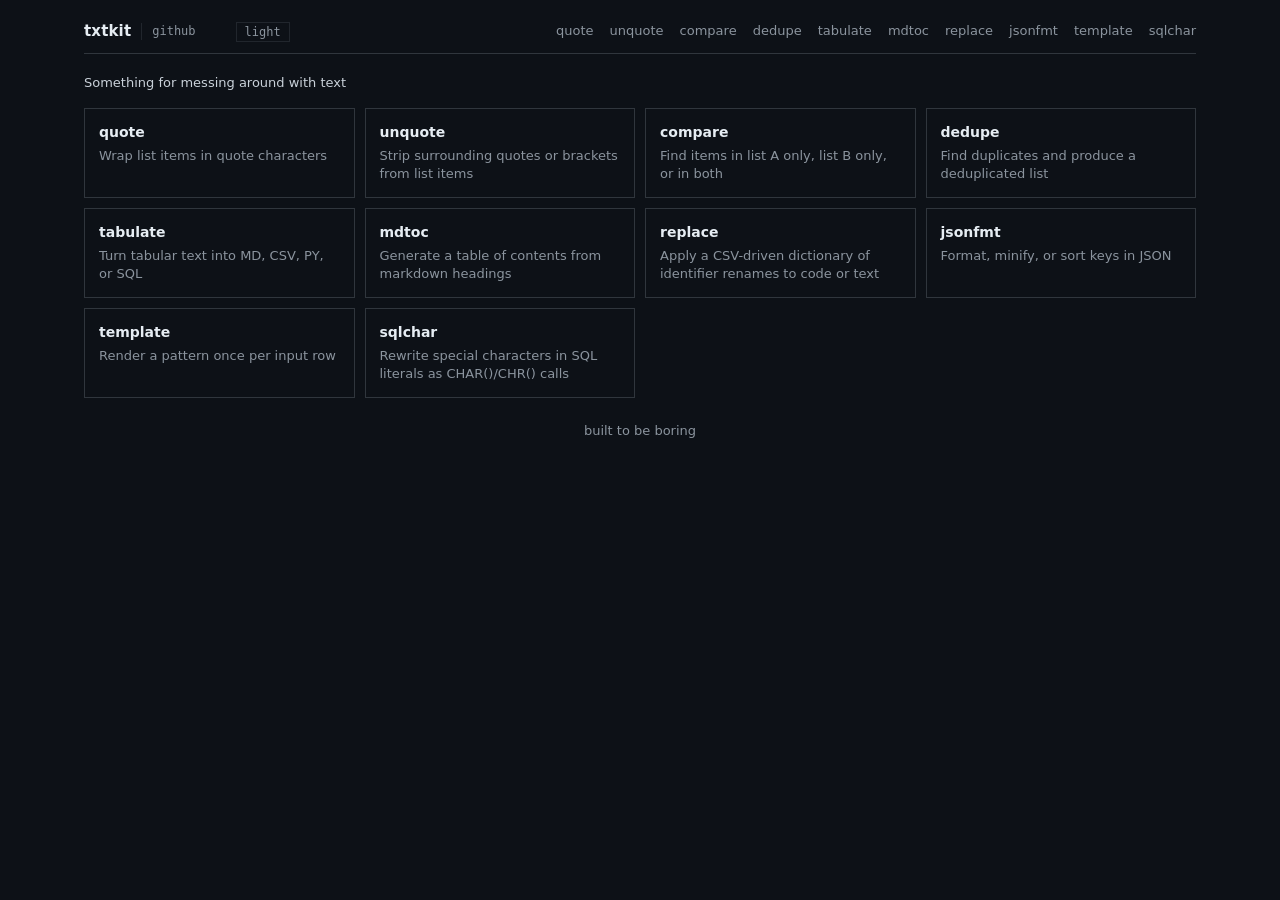
<file: index.html>
<!doctype html>
<html lang="en">
<head>
<meta charset="utf-8" />
<meta name="viewport" content="width=device-width,initial-scale=1" />
<meta http-equiv="Content-Security-Policy" content="default-src 'self'; style-src 'self' 'unsafe-inline'; script-src 'self' 'unsafe-inline'; connect-src 'none'; frame-ancestors 'none'; base-uri 'self'; form-action 'none';">
<title>txtkit</title>
<script>
  try {
    if (localStorage.getItem('txtkit-theme') !== 'light')
      document.documentElement.setAttribute('data-theme','dark');
  } catch(e) {
    document.documentElement.setAttribute('data-theme','dark');
  }
</script>
<link rel="stylesheet" href="style.css">
</head>
<body>
<div class="wrap">

<div id="site-header"></div>

<p class="intro">Something for messing around with text</p>

<div id="tool-cards" class="tool-list"></div>

<p class="foot-note">built to be boring</p>

</div>
<script src="shared_fn.js"></script>
</body>
</html>
</file>
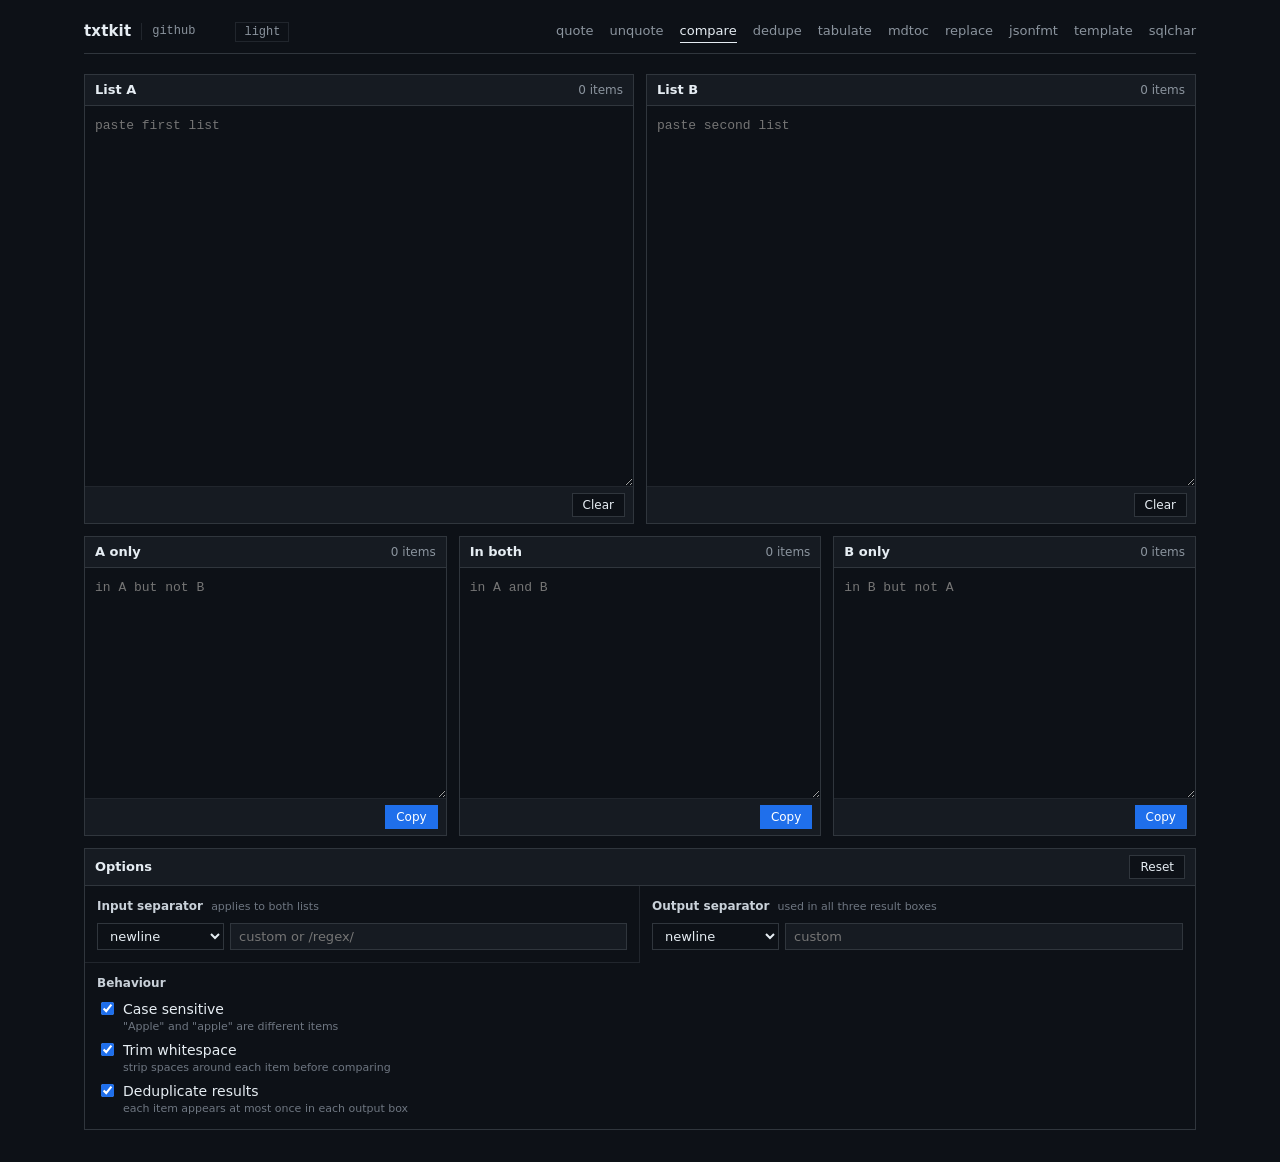
<file: compare.html>
<!doctype html>
<html lang="en">
<head>
<meta charset="utf-8" />
<meta name="viewport" content="width=device-width,initial-scale=1" />
<meta http-equiv="Content-Security-Policy" content="default-src 'self'; style-src 'self' 'unsafe-inline'; script-src 'self' 'unsafe-inline'; connect-src 'none'; frame-ancestors 'none'; base-uri 'self'; form-action 'none';">
<title>compare &mdash; txtkit</title>
<script>
  try {
    if (localStorage.getItem('txtkit-theme') !== 'light')
      document.documentElement.setAttribute('data-theme','dark');
  } catch(e) {
    document.documentElement.setAttribute('data-theme','dark');
  }
</script>
<link rel="stylesheet" href="style.css">
</head>
<body>
<div class="wrap">

<div id="site-header"></div>

<div class="grid">
  <div class="box">
    <div class="box-head"><span class="label">List A</span><span class="count" id="aCount">0 items</span></div>
    <textarea id="inputA" placeholder="paste first list"></textarea>
    <div class="box-foot"><button id="clearA">Clear</button></div>
  </div>
  <div class="box">
    <div class="box-head"><span class="label">List B</span><span class="count" id="bCount">0 items</span></div>
    <textarea id="inputB" placeholder="paste second list"></textarea>
    <div class="box-foot"><button id="clearB">Clear</button></div>
  </div>
</div>

<div class="grid grid-3">
  <div class="box box-sm">
    <div class="box-head"><span class="label">A only</span><span class="count" id="aOnlyCount">0 items</span></div>
    <textarea id="aOnly" readonly placeholder="in A but not B"></textarea>
    <div class="box-foot"><button class="primary" id="copyA">Copy</button></div>
  </div>
  <div class="box box-sm">
    <div class="box-head"><span class="label">In both</span><span class="count" id="bothCount">0 items</span></div>
    <textarea id="both" readonly placeholder="in A and B"></textarea>
    <div class="box-foot"><button class="primary" id="copyBoth">Copy</button></div>
  </div>
  <div class="box box-sm">
    <div class="box-head"><span class="label">B only</span><span class="count" id="bOnlyCount">0 items</span></div>
    <textarea id="bOnly" readonly placeholder="in B but not A"></textarea>
    <div class="box-foot"><button class="primary" id="copyB">Copy</button></div>
  </div>
</div>

<div class="options">
  <div class="opt-head"><span>Options</span><button id="resetBtn">Reset</button></div>
  <div class="opt-grid">

    <div class="opt-cell">
      <span class="opt-label">Input separator <span class="hint">applies to both lists</span></span>
      <div class="sep-row">
        <select id="inSepKind">
          <option value="newline" selected>newline</option>
          <option value="comma">comma</option>
          <option value="comma-space">, (with space)</option>
          <option value="semicolon">semicolon</option>
          <option value="space">whitespace</option>
          <option value="tab">tab</option>
          <option value="pipe">pipe |</option>
          <option value="custom">custom</option>
          <option value="regex" title="complex patterns may freeze the tab">regex</option>
        </select>
        <input type="text" id="inSepCustom" placeholder="custom or /regex/" disabled>
      </div>
    </div>

    <div class="opt-cell">
      <span class="opt-label">Output separator <span class="hint">used in all three result boxes</span></span>
      <div class="sep-row">
        <select id="outSepKind">
          <option value="newline" selected>newline</option>
          <option value="comma">comma</option>
          <option value="comma-space">, (with space)</option>
          <option value="comma-newline">, (new line)</option>
          <option value="semicolon">semicolon</option>
          <option value="space">space</option>
          <option value="tab">tab</option>
          <option value="pipe">pipe |</option>
          <option value="custom">custom</option>
        </select>
        <input type="text" id="outSepCustom" placeholder="custom" disabled>
      </div>
    </div>

    <div class="opt-cell full">
      <span class="opt-label">Behaviour</span>
      <div class="checks">
        <label class="check">
          <input type="checkbox" id="caseSensitive" checked>
          <span>Case sensitive<small>"Apple" and "apple" are different items</small></span>
        </label>
        <label class="check">
          <input type="checkbox" id="trimItems" checked>
          <span>Trim whitespace<small>strip spaces around each item before comparing</small></span>
        </label>
        <label class="check">
          <input type="checkbox" id="dedupe" checked>
          <span>Deduplicate results<small>each item appears at most once in each output box</small></span>
        </label>
      </div>
    </div>

  </div>
</div>

</div>

<script src="shared_fn.js"></script>
<script>
(function(){
  const $ = id => document.getElementById(id);
  const inputA = $('inputA'), inputB = $('inputB');
  const aOnly = $('aOnly'), bOnly = $('bOnly'), both = $('both');
  const inSepKind = $('inSepKind'), inSepCustom = $('inSepCustom');
  const outSepKind = $('outSepKind'), outSepCustom = $('outSepCustom');
  const caseSensitive = $('caseSensitive'), trimItems = $('trimItems'), dedupe = $('dedupe');

  setupCopyButton($('copyA'), aOnly);
  setupCopyButton($('copyB'), bOnly);
  setupCopyButton($('copyBoth'), both);

  // ---- URL hash state (configuration only) ----
  function syncHash() {
    writeHashParams({
      is: inSepKind.value !== 'newline' ? inSepKind.value  : '',
      ic: inSepCustom.value || '',
      os: outSepKind.value !== 'newline' ? outSepKind.value : '',
      oc: outSepCustom.value || '',
      cs: caseSensitive.checked ? '' : '0',
      t:  trimItems.checked     ? '' : '0',
      d:  dedupe.checked        ? '' : '0',
    });
  }
  function loadHash() {
    const p = readHashParams();
    if (p.has('is')) inSepKind.value = p.get('is');
    if (p.has('ic')) inSepCustom.value = p.get('ic');
    if (p.has('os')) outSepKind.value = p.get('os');
    if (p.has('oc')) outSepCustom.value = p.get('oc');
    if (p.get('cs') === '0') caseSensitive.checked = false;
    if (p.get('t')  === '0') trimItems.checked = false;
    if (p.get('d')  === '0') dedupe.checked = false;
    syncSeparatorDisabled(inSepKind, inSepCustom, true);
    syncSeparatorDisabled(outSepKind, outSepCustom, false);
  }
  const debouncedSync   = makeDebounced(syncHash);
  const debouncedUpdate = makeDebounced(update, 150);

  function update(){
    const rawA = splitItems(inputA.value, inSepKind.value, inSepCustom.value);
    const rawB = splitItems(inputB.value, inSepKind.value, inSepCustom.value);

    // trim (if selected) + always drop empty before comparing
    const opts = { trim: trimItems.checked, skipEmpty: true };
    const A = processList(rawA, opts);
    const B = processList(rawB, opts);

    // comparison key
    const key = s => caseSensitive.checked ? s : s.toLowerCase();
    const setA = new Set(A.map(key));
    const setB = new Set(B.map(key));

    let aOnlyArr = A.filter(x => !setB.has(key(x)));
    let bOnlyArr = B.filter(x => !setA.has(key(x)));
    let bothArr  = A.filter(x =>  setB.has(key(x)));

    if (dedupe.checked) {
      const dedup = arr => {
        const seen = new Set();
        return arr.filter(x => {
          const k = key(x);
          if (seen.has(k)) return false;
          seen.add(k); return true;
        });
      };
      aOnlyArr = dedup(aOnlyArr);
      bOnlyArr = dedup(bOnlyArr);
      bothArr  = dedup(bothArr);
    }

    aOnly.value = joinItems(aOnlyArr, outSepKind.value, outSepCustom.value);
    bOnly.value = joinItems(bOnlyArr, outSepKind.value, outSepCustom.value);
    both.value  = joinItems(bothArr,  outSepKind.value, outSepCustom.value);

    $('aCount').textContent = pluralLabel(inputA.value.length ? rawA.length : 0);
    $('bCount').textContent = pluralLabel(inputB.value.length ? rawB.length : 0);
    $('aOnlyCount').textContent = pluralLabel(aOnlyArr.length);
    $('bOnlyCount').textContent = pluralLabel(bOnlyArr.length);
    $('bothCount').textContent  = pluralLabel(bothArr.length);
  }

  ['input','change'].forEach(ev => {
    [inputA, inputB].forEach(el => el.addEventListener(ev, () => { debouncedUpdate(); debouncedSync(); }));
    [inSepCustom, outSepCustom].forEach(el => el.addEventListener(ev, () => { update(); debouncedSync(); }));
    [caseSensitive, trimItems, dedupe, inSepKind, outSepKind].forEach(el => el.addEventListener(ev, () => {
      syncSeparatorDisabled(inSepKind, inSepCustom, true);
      syncSeparatorDisabled(outSepKind, outSepCustom, false);
      update();
      debouncedSync();
    }));
  });

  $('clearA').addEventListener('click', () => { inputA.value = ''; update(); inputA.focus(); });
  $('clearB').addEventListener('click', () => { inputB.value = ''; update(); inputB.focus(); });
  $('resetBtn').addEventListener('click', () => {
    caseSensitive.checked = true; trimItems.checked = true; dedupe.checked = true;
    inSepKind.value = 'newline'; outSepKind.value = 'newline';
    inSepCustom.value = ''; outSepCustom.value = '';
    inSepCustom.disabled = true; outSepCustom.disabled = true;
    update();
    syncHash();
  });

  loadHash();
  update();
})();
</script>
</body>
</html>
</file>
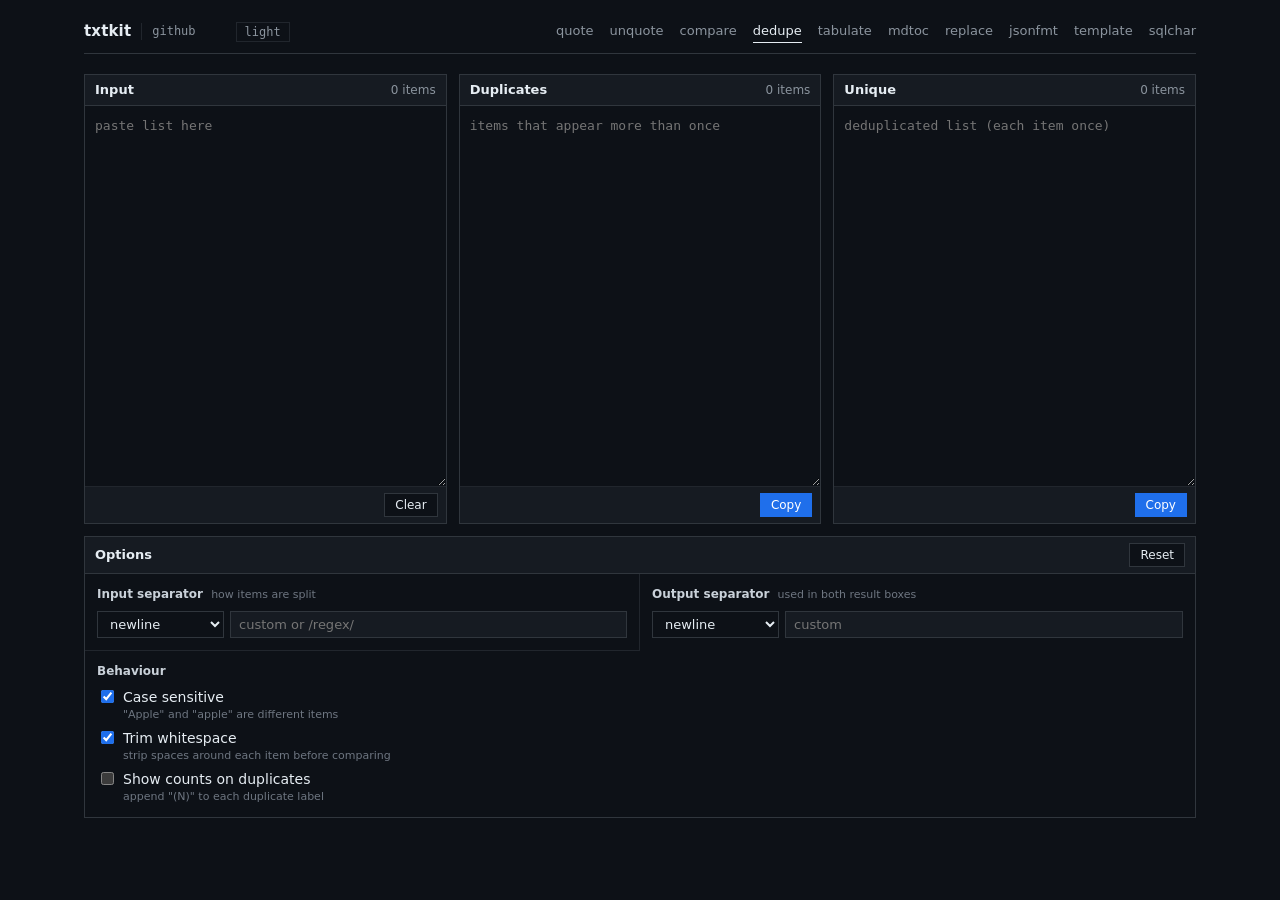
<file: dedupe.html>
<!doctype html>
<html lang="en">
<head>
<meta charset="utf-8" />
<meta name="viewport" content="width=device-width,initial-scale=1" />
<meta http-equiv="Content-Security-Policy" content="default-src 'self'; style-src 'self' 'unsafe-inline'; script-src 'self' 'unsafe-inline'; connect-src 'none'; frame-ancestors 'none'; base-uri 'self'; form-action 'none';">
<title>dedupe &mdash; txtkit</title>
<script>
  try {
    if (localStorage.getItem('txtkit-theme') !== 'light')
      document.documentElement.setAttribute('data-theme','dark');
  } catch(e) {
    document.documentElement.setAttribute('data-theme','dark');
  }
</script>
<link rel="stylesheet" href="style.css">
</head>
<body>
<div class="wrap">

<div id="site-header"></div>

<div class="grid grid-3">
  <div class="box">
    <div class="box-head"><span class="label">Input</span><span class="count" id="inCount">0 items</span></div>
    <textarea id="input" placeholder="paste list here"></textarea>
    <div class="box-foot"><button id="clearIn">Clear</button></div>
  </div>
  <div class="box">
    <div class="box-head"><span class="label">Duplicates</span><span class="count" id="dupCount">0 items</span></div>
    <textarea id="duplicates" readonly placeholder="items that appear more than once"></textarea>
    <div class="box-foot"><button class="primary" id="copyDup">Copy</button></div>
  </div>
  <div class="box">
    <div class="box-head"><span class="label">Unique</span><span class="count" id="uniqCount">0 items</span></div>
    <textarea id="unique" readonly placeholder="deduplicated list (each item once)"></textarea>
    <div class="box-foot"><button class="primary" id="copyUniq">Copy</button></div>
  </div>
</div>

<div class="options">
  <div class="opt-head"><span>Options</span><button id="resetBtn">Reset</button></div>
  <div class="opt-grid">

    <div class="opt-cell">
      <span class="opt-label">Input separator <span class="hint">how items are split</span></span>
      <div class="sep-row">
        <select id="inSepKind">
          <option value="newline" selected>newline</option>
          <option value="comma">comma</option>
          <option value="comma-space">, (with space)</option>
          <option value="semicolon">semicolon</option>
          <option value="space">whitespace</option>
          <option value="tab">tab</option>
          <option value="pipe">pipe |</option>
          <option value="custom">custom</option>
          <option value="regex" title="complex patterns may freeze the tab">regex</option>
        </select>
        <input type="text" id="inSepCustom" placeholder="custom or /regex/" disabled>
      </div>
    </div>

    <div class="opt-cell">
      <span class="opt-label">Output separator <span class="hint">used in both result boxes</span></span>
      <div class="sep-row">
        <select id="outSepKind">
          <option value="newline" selected>newline</option>
          <option value="comma">comma</option>
          <option value="comma-space">, (with space)</option>
          <option value="comma-newline">, (new line)</option>
          <option value="semicolon">semicolon</option>
          <option value="space">space</option>
          <option value="tab">tab</option>
          <option value="pipe">pipe |</option>
          <option value="custom">custom</option>
        </select>
        <input type="text" id="outSepCustom" placeholder="custom" disabled>
      </div>
    </div>

    <div class="opt-cell full">
      <span class="opt-label">Behaviour</span>
      <div class="checks">
        <label class="check">
          <input type="checkbox" id="caseSensitive" checked>
          <span>Case sensitive<small>"Apple" and "apple" are different items</small></span>
        </label>
        <label class="check">
          <input type="checkbox" id="trimItems" checked>
          <span>Trim whitespace<small>strip spaces around each item before comparing</small></span>
        </label>
        <label class="check">
          <input type="checkbox" id="showCounts">
          <span>Show counts on duplicates<small>append "(N)" to each duplicate label</small></span>
        </label>
      </div>
    </div>

  </div>
</div>

</div>

<script src="shared_fn.js"></script>
<script>
(function(){
  const $ = id => document.getElementById(id);
  const input = $('input'), duplicates = $('duplicates'), unique = $('unique');
  const caseSensitive = $('caseSensitive'), trimItems = $('trimItems'), showCounts = $('showCounts');
  const inSepKind = $('inSepKind'), inSepCustom = $('inSepCustom');
  const outSepKind = $('outSepKind'), outSepCustom = $('outSepCustom');
  const inCount = $('inCount'), dupCount = $('dupCount'), uniqCount = $('uniqCount');

  setupCopyButton($('copyDup'),  duplicates);
  setupCopyButton($('copyUniq'), unique);

  // ---- URL hash state config ----
  function syncHash() {
    writeHashParams({
      is: inSepKind.value !== 'newline'  ? inSepKind.value  : '',
      ic: inSepCustom.value || '',
      os: outSepKind.value !== 'newline' ? outSepKind.value : '',
      oc: outSepCustom.value || '',
      cs: caseSensitive.checked ? '' : '0',
      t:  trimItems.checked     ? '' : '0',
      sc: showCounts.checked    ? '1' : '',
    });
  }
  function loadHash() {
    const p = readHashParams();
    if (p.has('is')) inSepKind.value  = p.get('is');
    if (p.has('ic')) inSepCustom.value = p.get('ic');
    if (p.has('os')) outSepKind.value = p.get('os');
    if (p.has('oc')) outSepCustom.value = p.get('oc');
    if (p.get('cs') === '0') caseSensitive.checked = false;
    if (p.get('t')  === '0') trimItems.checked = false;
    if (p.get('sc') === '1') showCounts.checked = true;
    syncSeparatorDisabled(inSepKind, inSepCustom, true);
    syncSeparatorDisabled(outSepKind, outSepCustom, false);
  }
  const debouncedSync   = makeDebounced(syncHash);
  const debouncedUpdate = makeDebounced(update, 150);

  function update(){
    const raw = splitItems(input.value, inSepKind.value, inSepCustom.value);
    const items = processList(raw, { trim: trimItems.checked, skipEmpty: true });

    // count occurrences using the chosen comparison key, but preserve original casing
    // for display by keeping the first-seen form of each key
    const key = s => caseSensitive.checked ? s : s.toLowerCase();
    const counts = new Map();   // key -> count
    const display = new Map();  // key -> first-seen display value
    for (const item of items) {
      const k = key(item);
      counts.set(k, (counts.get(k) || 0) + 1);
      if (!display.has(k)) display.set(k, item);
    }

    // unique = each distinct item once, in order of first appearance
    const uniqueList = Array.from(display.values());

    // duplicates = items whose count > 1, in order of first appearance
    const dupList = uniqueList
      .filter(item => counts.get(key(item)) > 1)
      .map(item => showCounts.checked ? item + ' (' + counts.get(key(item)) + ')' : item);

    duplicates.value = joinItems(dupList,    outSepKind.value, outSepCustom.value);
    unique.value     = joinItems(uniqueList, outSepKind.value, outSepCustom.value);

    inCount.textContent   = pluralLabel(input.value.length ? raw.length : 0);
    dupCount.textContent  = pluralLabel(dupList.length);
    uniqCount.textContent = pluralLabel(uniqueList.length);
  }

  ['input','change'].forEach(ev => {
    input.addEventListener(ev, () => { debouncedUpdate(); debouncedSync(); });
    [inSepCustom, outSepCustom].forEach(el => el.addEventListener(ev, () => { update(); debouncedSync(); }));
    [caseSensitive, trimItems, showCounts, inSepKind, outSepKind].forEach(el => el.addEventListener(ev, () => {
      syncSeparatorDisabled(inSepKind, inSepCustom, true);
      syncSeparatorDisabled(outSepKind, outSepCustom, false);
      update();
      debouncedSync();
    }));
  });

  $('clearIn').addEventListener('click', () => { input.value = ''; update(); input.focus(); });
  $('resetBtn').addEventListener('click', () => {
    caseSensitive.checked = true; trimItems.checked = true; showCounts.checked = false;
    inSepKind.value = 'newline'; outSepKind.value = 'newline';
    inSepCustom.value = ''; outSepCustom.value = '';
    inSepCustom.disabled = true; outSepCustom.disabled = true;
    update();
    syncHash();
  });

  loadHash();
  update();
})();
</script>
</body>
</html>
</file>
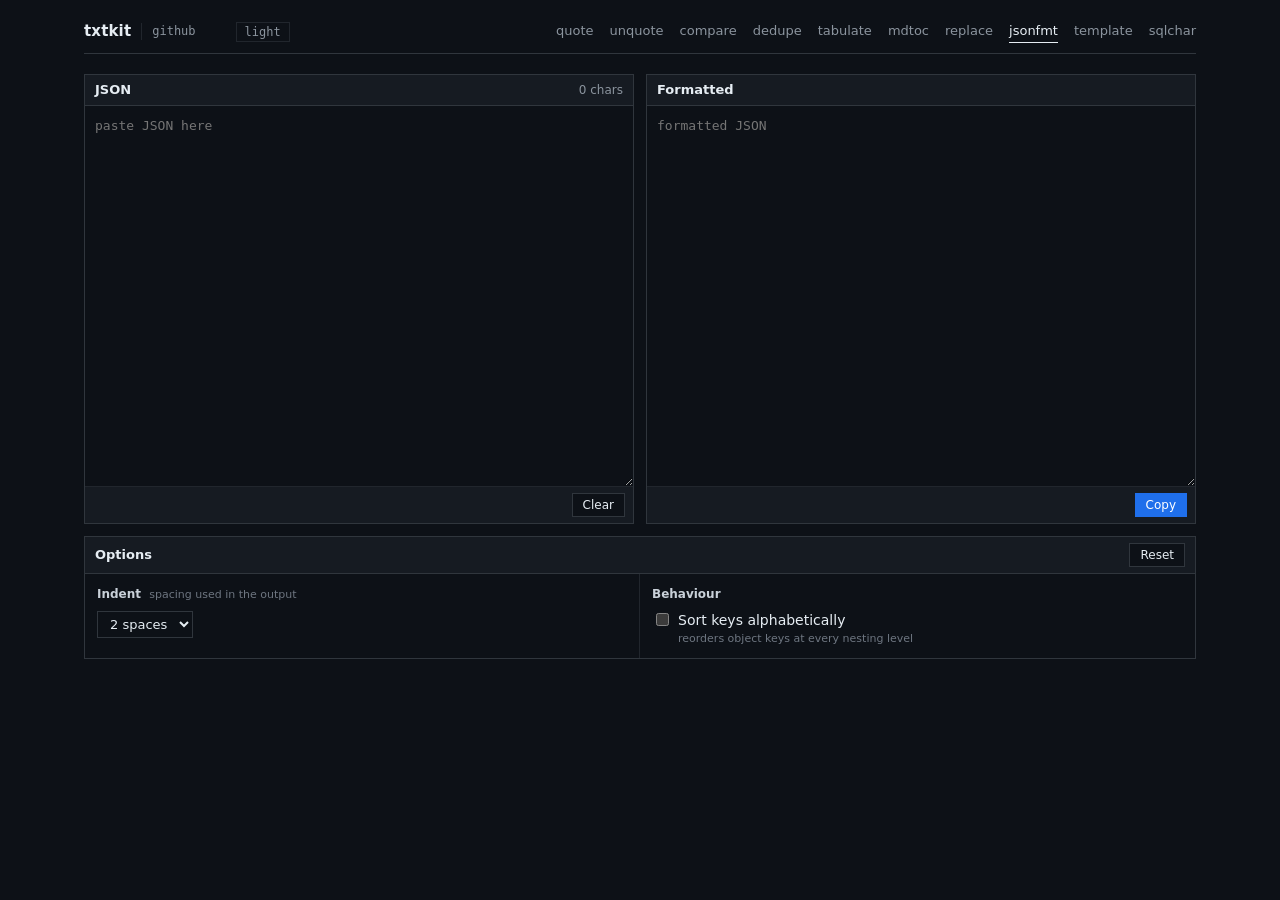
<file: jsonfmt.html>
<!doctype html>
<html lang="en">
<head>
<meta charset="utf-8" />
<meta name="viewport" content="width=device-width,initial-scale=1" />
<meta http-equiv="Content-Security-Policy" content="default-src 'self'; style-src 'self' 'unsafe-inline'; script-src 'self' 'unsafe-inline'; connect-src 'none'; frame-ancestors 'none'; base-uri 'self'; form-action 'none';">
<title>jsonfmt &mdash; txtkit</title>
<script>
  try {
    if (localStorage.getItem('txtkit-theme') !== 'light')
      document.documentElement.setAttribute('data-theme','dark');
  } catch(e) {
    document.documentElement.setAttribute('data-theme','dark');
  }
</script>
<link rel="stylesheet" href="style.css">
</head>
<body>
<div class="wrap">

<div id="site-header"></div>

<div class="grid">
  <div class="box">
    <div class="box-head"><span class="label">JSON</span><span class="count" id="inStatus">0 chars</span></div>
    <textarea id="input" placeholder="paste JSON here"></textarea>
    <div class="box-foot"><button id="clearIn">Clear</button></div>
  </div>
  <div class="box">
    <div class="box-head"><span class="label">Formatted</span><span class="count" id="outStatus"></span></div>
    <textarea id="output" readonly placeholder="formatted JSON"></textarea>
    <div class="box-foot"><button class="primary" id="copyOut">Copy</button></div>
  </div>
</div>

<div class="options">
  <div class="opt-head"><span>Options</span><button id="resetBtn">Reset</button></div>
  <div class="opt-grid">

    <div class="opt-cell">
      <span class="opt-label">Indent <span class="hint">spacing used in the output</span></span>
      <div class="sep-row">
        <select id="indent">
          <option value="2" selected>2 spaces</option>
          <option value="4">4 spaces</option>
          <option value="tab">tab</option>
          <option value="minify">minify</option>
        </select>
      </div>
    </div>

    <div class="opt-cell">
      <span class="opt-label">Behaviour</span>
      <div class="checks">
        <label class="check">
          <input type="checkbox" id="sortKeys">
          <span>Sort keys alphabetically<small>reorders object keys at every nesting level</small></span>
        </label>
      </div>
    </div>

  </div>
</div>

</div>

<script src="shared_fn.js"></script>
<script>
(function(){
  const $ = id => document.getElementById(id);
  const input = $('input'), output = $('output');
  const indent = $('indent'), sortKeys = $('sortKeys');
  const inStatus = $('inStatus'), outStatus = $('outStatus');

  setupCopyButton($('copyOut'), output);

  // ---- URL hash state config ----
  function syncHash() {
    writeHashParams({
      i: indent.value !== '2' ? indent.value : '',
      s: sortKeys.checked ? '1' : '',
    });
  }
  function loadHash() {
    const p = readHashParams();
    if (['2','4','tab','minify'].indexOf(p.get('i')) >= 0) indent.value = p.get('i');
    if (p.get('s') === '1') sortKeys.checked = true;
  }
  const debouncedSync   = makeDebounced(syncHash);
  const debouncedUpdate = makeDebounced(update, 150);

  function parseJson(src) {
    let i = 0;

    function fail(msg, pos) {
      if (pos === undefined) pos = i;
      const upto = src.slice(0, pos);
      const line = upto.split('\n').length;
      const col  = pos - (upto.lastIndexOf('\n') + 1) + 1;
      throw new Error(msg + ' at line ' + line + ', column ' + col);
    }

    function ws() {
      while (i < src.length) {
        const c = src.charCodeAt(i);
        if (c === 0x20 || c === 0x09 || c === 0x0A || c === 0x0D) i++;
        else break;
      }
    }

    function string() {
      const start = i;
      i++;
      for (;;) {
        if (i >= src.length) fail('Unterminated string', start);
        const c = src[i];
        if (c === '"') { i++; return src.slice(start, i); }
        if (c === '\\') {
          i++;
          const e = src[i];
          if (e === undefined) fail('Unterminated string', start);
          if ('"\\/bfnrt'.indexOf(e) >= 0) { i++; continue; }
          if (e === 'u') {
            i++;
            for (let k = 0; k < 4; k++) {
              if (!/[0-9a-fA-F]/.test(src[i] || '')) fail('Invalid \\u escape');
              i++;
            }
            continue;
          }
          fail("Invalid escape '\\" + e + "'");
        }
        if (src.charCodeAt(i) < 0x20) fail('Invalid control character in string');
        i++;
      }
    }

    function digits() {
      const start = i;
      while (src[i] >= '0' && src[i] <= '9') i++;
      if (i === start) fail('Invalid number');
    }

    function number() {
      const start = i;
      if (src[i] === '-') i++;
      if (src[i] === '0') i++;
      else digits();
      if (src[i] === '.') { i++; digits(); }
      if (src[i] === 'e' || src[i] === 'E') {
        i++;
        if (src[i] === '+' || src[i] === '-') i++;
        digits();
      }
      return src.slice(start, i);
    }

    function object() {
      i++;
      const items = [];
      ws();
      if (src[i] === '}') { i++; return { t: 'obj', items: items }; }
      for (;;) {
        ws();
        if (src[i] !== '"') fail(i >= src.length ? 'Unexpected end of input' : 'Expected property name');
        const key = string();
        ws();
        if (src[i] !== ':') fail("Expected ':'");
        i++;
        items.push({ key: key, value: value() });
        ws();
        if (src[i] === ',') { i++; continue; }
        if (src[i] === '}') { i++; return { t: 'obj', items: items }; }
        fail(i >= src.length ? 'Unexpected end of input' : "Expected ',' or '}'");
      }
    }

    function array() {
      i++;
      const items = [];
      ws();
      if (src[i] === ']') { i++; return { t: 'arr', items: items }; }
      for (;;) {
        items.push(value());
        ws();
        if (src[i] === ',') { i++; continue; }
        if (src[i] === ']') { i++; return { t: 'arr', items: items }; }
        fail(i >= src.length ? 'Unexpected end of input' : "Expected ',' or ']'");
      }
    }

    function value() {
      ws();
      if (i >= src.length) fail('Unexpected end of input');
      const c = src[i];
      if (c === '{') return object();
      if (c === '[') return array();
      if (c === '"') return { t: 'lit', raw: string() };
      if (c === '-' || (c >= '0' && c <= '9')) return { t: 'lit', raw: number() };
      if (src.startsWith('true', i))  { i += 4; return { t: 'lit', raw: 'true' }; }
      if (src.startsWith('false', i)) { i += 5; return { t: 'lit', raw: 'false' }; }
      if (src.startsWith('null', i))  { i += 4; return { t: 'lit', raw: 'null' }; }
      fail("Unexpected token '" + c + "'");
    }

    const root = value();
    ws();
    if (i < src.length) fail("Unexpected token '" + src[i] + "'");
    return root;
  }

  function formatJson(node, space, sort) {
    const nl = space ? '\n' : '';
    const sp = space ? ' ' : '';

    function emit(n, depth) {
      if (n.t === 'lit') return n.raw;
      if (!n.items.length) return n.t === 'arr' ? '[]' : '{}';
      const pad    = space ? space.repeat(depth + 1) : '';
      const padEnd = space ? space.repeat(depth) : '';
      let parts;
      if (n.t === 'arr') {
        parts = n.items.map(it => pad + emit(it, depth + 1));
      } else {
        let items = n.items;
        if (sort) {
          items = items.slice().sort((a, b) => {
            const ka = JSON.parse(a.key), kb = JSON.parse(b.key);
            return ka < kb ? -1 : ka > kb ? 1 : 0;
          });
        }
        parts = items.map(it => pad + it.key + ':' + sp + emit(it.value, depth + 1));
      }
      const open = n.t === 'arr' ? '[' : '{';
      const close = n.t === 'arr' ? ']' : '}';
      return open + nl + parts.join(',' + nl) + nl + padEnd + close;
    }

    return emit(node, 0);
  }

  function update(){
    const raw = input.value;
    inStatus.textContent = raw.length + ' chars';
    if (!raw.trim()) {
      output.value = '';
      outStatus.textContent = '';
      return;
    }

    let tree;
    try {
      tree = parseJson(raw);
    } catch (e) {
      output.value = '';
      outStatus.textContent = 'Error: ' + e.message;
      return;
    }

    const space = indent.value === 'minify' ? ''
                : indent.value === 'tab'    ? '\t'
                : ' '.repeat(Number(indent.value));
    output.value = formatJson(tree, space, sortKeys.checked);
    outStatus.textContent = 'Valid';
  }

  ['input','change'].forEach(ev => {
    input.addEventListener(ev, () => { debouncedUpdate(); debouncedSync(); });
    [indent, sortKeys].forEach(el => el.addEventListener(ev, () => {
      update();
      debouncedSync();
    }));
  });

  $('clearIn').addEventListener('click', () => { input.value = ''; update(); input.focus(); });
  $('resetBtn').addEventListener('click', () => {
    indent.value = '2'; sortKeys.checked = false;
    update();
    syncHash();
  });

  loadHash();
  update();
})();
</script>
</body>
</html>
</file>
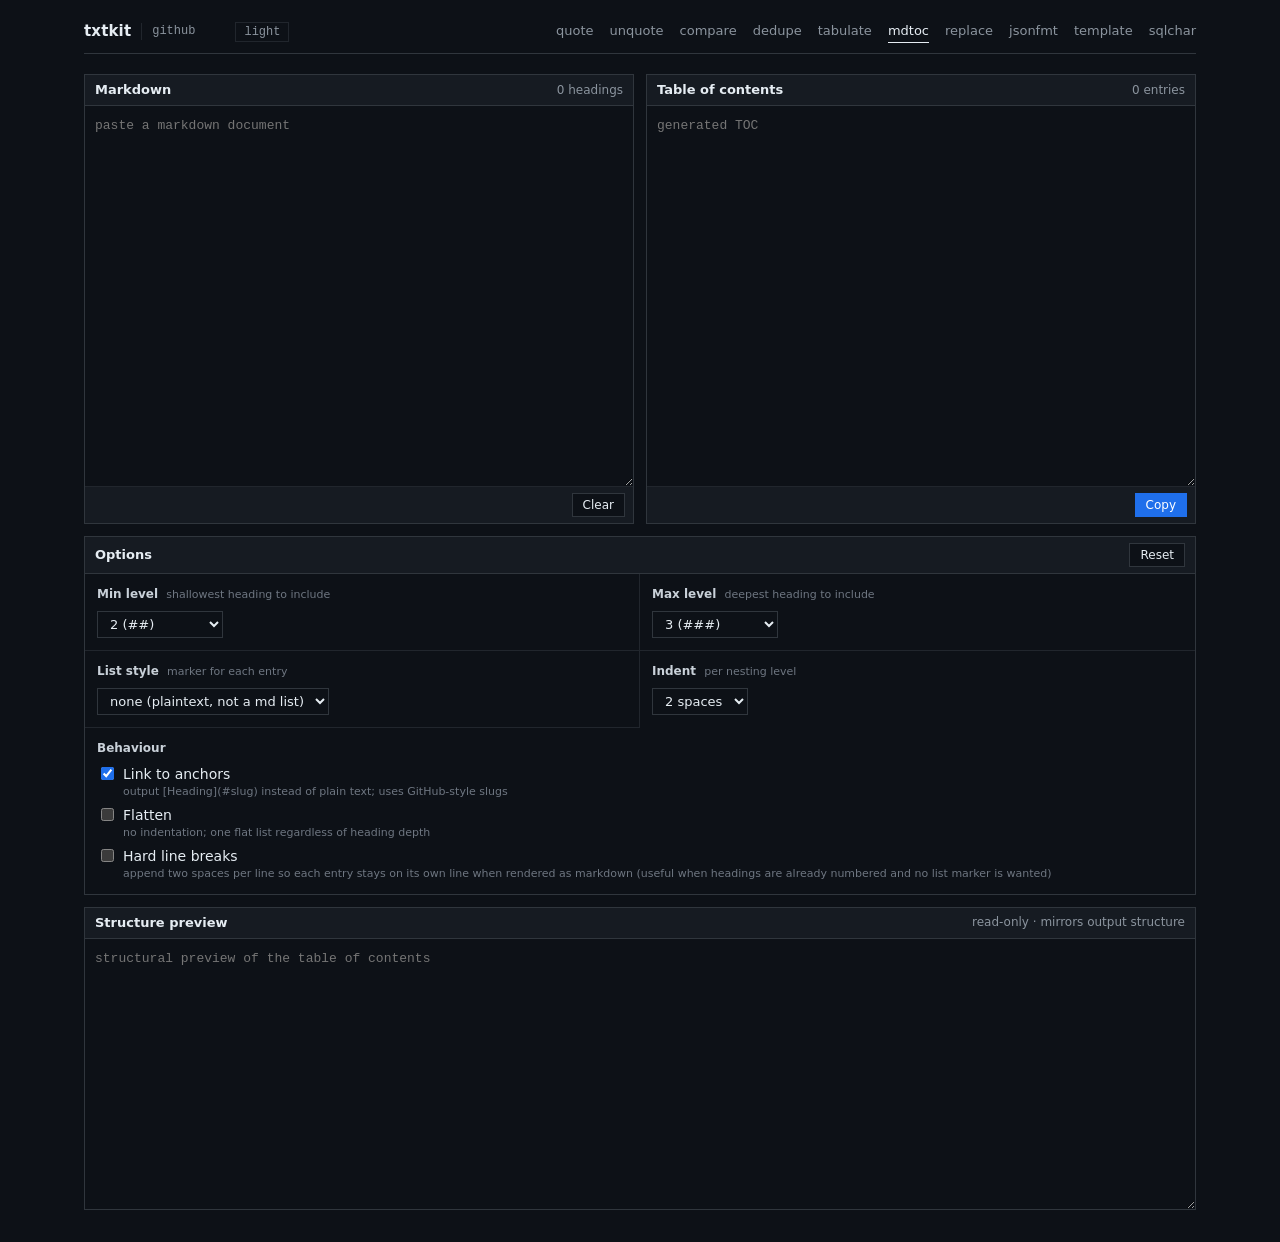
<file: mdtoc.html>
<!doctype html>
<html lang="en">
<head>
<meta charset="utf-8" />
<meta name="viewport" content="width=device-width,initial-scale=1" />
<meta http-equiv="Content-Security-Policy" content="default-src 'self'; style-src 'self' 'unsafe-inline'; script-src 'self' 'unsafe-inline'; connect-src 'none'; frame-ancestors 'none'; base-uri 'self'; form-action 'none';">
<title>mdtoc &mdash; txtkit</title>
<script>
  try {
    if (localStorage.getItem('txtkit-theme') !== 'light')
      document.documentElement.setAttribute('data-theme','dark');
  } catch(e) {
    document.documentElement.setAttribute('data-theme','dark');
  }
</script>
<link rel="stylesheet" href="style.css">
</head>
<body>
<div class="wrap">

<div id="site-header"></div>

<div class="grid">
  <div class="box">
    <div class="box-head"><span class="label">Markdown</span><span class="count" id="inCount">0 headings</span></div>
    <textarea id="input" placeholder="paste a markdown document"></textarea>
    <div class="box-foot"><button id="clearIn">Clear</button></div>
  </div>
  <div class="box">
    <div class="box-head"><span class="label">Table of contents</span><span class="count" id="outCount">0 entries</span></div>
    <textarea id="output" readonly placeholder="generated TOC"></textarea>
    <div class="box-foot"><button class="primary" id="copyOut">Copy</button></div>
  </div>
</div>

<div class="options">
  <div class="opt-head"><span>Options</span><button id="resetBtn">Reset</button></div>
  <div class="opt-grid">

    <div class="opt-cell">
      <span class="opt-label">Min level <span class="hint">shallowest heading to include</span></span>
      <div class="sep-row">
        <select id="minLevel">
          <option value="1">1 (#)</option>
          <option value="2" selected>2 (##)</option>
          <option value="3">3 (###)</option>
          <option value="4">4 (####)</option>
          <option value="5">5 (#####)</option>
          <option value="6">6 (######)</option>
        </select>
      </div>
    </div>

    <div class="opt-cell">
      <span class="opt-label">Max level <span class="hint">deepest heading to include</span></span>
      <div class="sep-row">
        <select id="maxLevel">
          <option value="1">1 (#)</option>
          <option value="2">2 (##)</option>
          <option value="3" selected>3 (###)</option>
          <option value="4">4 (####)</option>
          <option value="5">5 (#####)</option>
          <option value="6">6 (######)</option>
        </select>
      </div>
    </div>

    <div class="opt-cell">
      <span class="opt-label">List style <span class="hint">marker for each entry</span></span>
      <div class="sep-row">
        <select id="listStyle">
          <option value="none" selected>none (plaintext, not a md list)</option>
          <option value="dash">- bullet</option>
          <option value="star">* bullet</option>
          <option value="number">1. numbered</option>
        </select>
      </div>
    </div>

    <div class="opt-cell">
      <span class="opt-label">Indent <span class="hint">per nesting level</span></span>
      <div class="sep-row">
        <select id="indent">
          <option value="2" selected>2 spaces</option>
          <option value="4">4 spaces</option>
          <option value="tab">tab</option>
        </select>
      </div>
    </div>

    <div class="opt-cell full">
      <span class="opt-label">Behaviour</span>
      <div class="checks">
        <label class="check">
          <input type="checkbox" id="linked" checked>
          <span>Link to anchors<small>output [Heading](#slug) instead of plain text; uses GitHub-style slugs</small></span>
        </label>
        <label class="check">
          <input type="checkbox" id="flatten">
          <span>Flatten<small>no indentation; one flat list regardless of heading depth</small></span>
        </label>
        <label class="check">
          <input type="checkbox" id="hardBreak">
          <span>Hard line breaks<small>append two spaces per line so each entry stays on its own line when rendered as markdown (useful when headings are already numbered and no list marker is wanted)</small></span>
        </label>
      </div>
    </div>

  </div>
</div>

<div class="box preview-box">
  <div class="box-head">
    <span class="label">Structure preview</span>
    <span class="count">read-only &middot; mirrors output structure</span>
  </div>
  <textarea id="preview" readonly placeholder="structural preview of the table of contents"></textarea>
</div>

</div>

<script src="shared_fn.js"></script>
<script>
(function(){
  const $ = id => document.getElementById(id);
  const input = $('input'), output = $('output'), preview = $('preview');
  const minLevel = $('minLevel'), maxLevel = $('maxLevel');
  const listStyle = $('listStyle'), indent = $('indent');
  const linked = $('linked'), flatten = $('flatten'), hardBreak = $('hardBreak');
  const inCount = $('inCount'), outCount = $('outCount');

  setupCopyButton($('copyOut'), output);

  // ---------- heading extraction ----------

  function extractHeadings(text) {
    const lines = text.split(/\r?\n/);
    const out = [];
    let fence = null;  // current fence marker char, or null

    for (let i = 0; i < lines.length; i++) {
      const line = lines[i];
      const fm = line.match(/^(\s{0,3})(`{3,}|~{3,})/);
      if (fm) {
        const marker = fm[2][0];
        if (fence === null) { fence = marker; continue; }
        if (fence === marker) { fence = null; continue; }
        continue;
      }
      if (fence !== null) continue;  // inside a code block

      const atx = line.match(/^(\s{0,3})(#{1,6})\s+(.*?)\s*#*\s*$/);
      if (atx) {
        const lvl = atx[2].length;
        const t = atx[3].trim();
        if (t) out.push({ level: lvl, text: t });
        continue;
      }

      const next = lines[i + 1];
      if (next !== undefined && line.trim() &&
          !/^\s{0,3}#{1,6}\s/.test(line)) {
        if (/^\s{0,3}=+\s*$/.test(next)) {
          out.push({ level: 1, text: line.trim() });
          i++; continue;
        }
        if (/^\s{0,3}-+\s*$/.test(next) && line.trim().length) {
          // a line of only dashes after text is an h2 underline,
          // but a single "-" could be a list; require 2+ dashes
          if (/^\s{0,3}-{2,}\s*$/.test(next)) {
            out.push({ level: 2, text: line.trim() });
            i++; continue;
          }
        }
      }
    }
    return out;
  }

//---
  function makeSlugger() {
    const seen = new Map();
    return function slug(text) {
      let s = text.toLowerCase()
        // strip anything that is not a letter, number, space, or hyphen
        .replace(/[^\p{L}\p{N}\s-]/gu, '')
        .replace(/\s+/g, '-')
        .replace(/-+/g, '-')
        .replace(/^-|-$/g, '');
      if (seen.has(s)) {
        const n = seen.get(s) + 1;
        seen.set(s, n);
        return s + '-' + n;
      }
      seen.set(s, 0);
      return s;
    };
  }

  // ---------- ASCII tree prefixes ----------
  function buildTreePrefixes(filtered) {
    const n = filtered.length;
    const depth = new Array(n);
    const stack = [];  
    for (let i = 0; i < n; i++) {
      const lvl = filtered[i].level;
      while (stack.length && stack[stack.length - 1] >= lvl) stack.pop();
      depth[i] = stack.length;
      stack.push(lvl);
    }
   
    function hasLaterSiblingAt(idx, d) {
      for (let j = idx + 1; j < n; j++) {
        if (depth[j] < d) return false;
        if (depth[j] === d) return true;
      }
      return false;
    }
    const prefixes = new Array(n);
    for (let i = 0; i < n; i++) {
      const d = depth[i];
      if (d === 0) { prefixes[i] = ''; continue; }  
      let p = '';
      for (let a = 1; a < d; a++) {
        p += hasLaterSiblingAt(i, a) ? '\u2502  ' : '   ';
      }
      p += hasLaterSiblingAt(i, d) ? '\u251C\u2500 ' : '\u2514\u2500 ';
      prefixes[i] = p;
    }
    return prefixes;
  }

  // ---------- URL hash state ----------
  function syncHash() {
    writeHashParams({
      mn: minLevel.value !== '2' ? minLevel.value : '',
      mx: maxLevel.value !== '3' ? maxLevel.value : '',
      ls: listStyle.value !== 'none' ? listStyle.value : '',
      in: indent.value !== '2' ? indent.value : '',
      lk: linked.checked  ? '' : '0',
      fl: flatten.checked ? '1' : '',
      hb: hardBreak.checked ? '1' : '',
    });
  }
  function loadHash() {
    const p = readHashParams();
    if (p.has('mn')) minLevel.value  = p.get('mn');
    if (p.has('mx')) maxLevel.value  = p.get('mx');
    if (p.has('ls')) listStyle.value = p.get('ls');
    if (p.has('in')) indent.value    = p.get('in');
    if (p.get('lk') === '0') linked.checked = false;
    if (p.get('fl') === '1') flatten.checked = true;
    if (p.get('hb') === '1') hardBreak.checked = true;
  }
  const debouncedSync   = makeDebounced(syncHash);
  const debouncedUpdate = makeDebounced(update, 150);

  // ---------- main pipeline ----------
  function update(){
    const all = extractHeadings(input.value);
    inCount.textContent = all.length + ' heading' + (all.length === 1 ? '' : 's');

    const mn = parseInt(minLevel.value, 10);
    const mx = parseInt(maxLevel.value, 10);
    const filtered = all.filter(h => h.level >= mn && h.level <= mx);

    const slug = makeSlugger();           
    const slugs = new Map();              
    all.forEach(h => { slugs.set(h, slug(h.text)); });

    const indentUnit = indent.value === 'tab' ? '\t'
                     : indent.value === '4'   ? '    '
                     : '  ';

    const lines = filtered.map((h, idx) => {
      const depth = flatten.checked ? 0 : (h.level - mn);
      const pad = indentUnit.repeat(Math.max(0, depth));
      const marker = listStyle.value === 'number' ? '1.'
                   : listStyle.value === 'star'   ? '*'
                   : listStyle.value === 'none'   ? ''
                   : '-';
      const label = linked.checked
        ? '[' + h.text.replace(/]/g, '\\]') + '](#' + slugs.get(h) + ')'
        : h.text;
      return pad + (marker ? marker + ' ' : '') + label;
    });

    const joiner = hardBreak.checked ? '  \n' : '\n';
    output.value = lines.join(joiner);
    outCount.textContent = lines.length + ' entr' + (lines.length === 1 ? 'y' : 'ies');

    // ---- preview: shows how the TOC will render... ---
    
    const names = filtered.map(h => h.text);
    let previewText;
    if (listStyle.value === 'none') {


      previewText = names.join(hardBreak.checked ? '\n' : ' ');
    } else if (flatten.checked) {
      // flattened list
      previewText = names.join('\n');
    } else {
      // nested list
      const tp = buildTreePrefixes(filtered);
      previewText = filtered.map((h, i) => tp[i] + h.text).join('\n');
    }
    preview.value = previewText;
  }

  ['input','change'].forEach(ev => {
    input.addEventListener(ev, () => { debouncedUpdate(); debouncedSync(); });
    [minLevel, maxLevel, listStyle, indent, linked, flatten, hardBreak].forEach(el =>
      el.addEventListener(ev, () => { update(); debouncedSync(); }));
  });

  $('clearIn').addEventListener('click', () => { input.value = ''; update(); input.focus(); });
  $('resetBtn').addEventListener('click', () => {
    minLevel.value = '2'; maxLevel.value = '3';
    listStyle.value = 'none'; indent.value = '2';
    linked.checked = true; flatten.checked = false; hardBreak.checked = false;
    update();
    syncHash();
  });

  loadHash();
  update();
})();
</script>
</body>
</html>
</file>
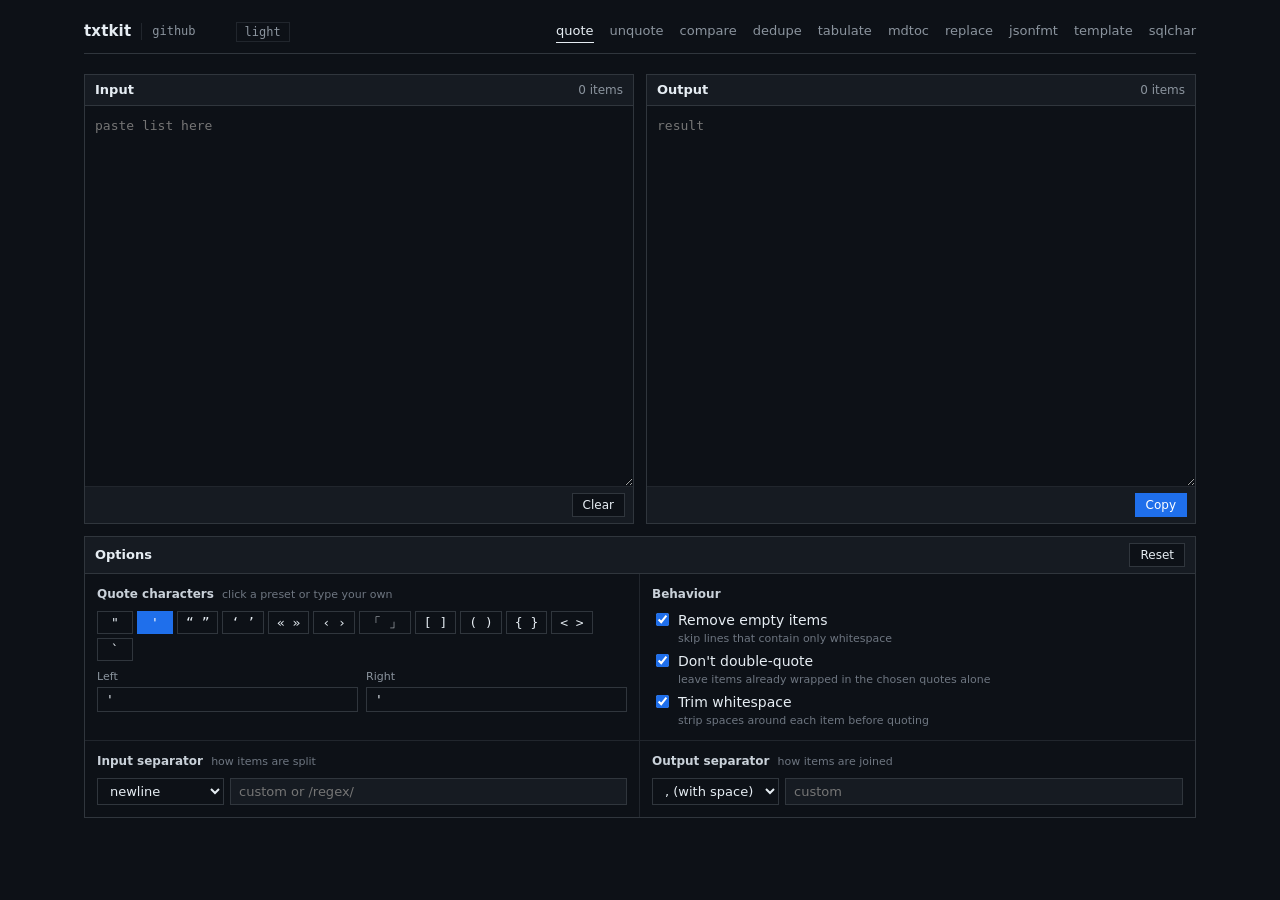
<file: quote.html>
<!doctype html>
<html lang="en">
<head>
<meta charset="utf-8" />
<meta name="viewport" content="width=device-width,initial-scale=1" />
<meta http-equiv="Content-Security-Policy" content="default-src 'self'; style-src 'self' 'unsafe-inline'; script-src 'self' 'unsafe-inline'; connect-src 'none'; frame-ancestors 'none'; base-uri 'self'; form-action 'none';">
<title>quote &mdash; txtkit</title>
<script>
  try {
    if (localStorage.getItem('txtkit-theme') !== 'light')
      document.documentElement.setAttribute('data-theme','dark');
  } catch(e) {
    document.documentElement.setAttribute('data-theme','dark');
  }
</script>
<link rel="stylesheet" href="style.css">
</head>
<body>
<div class="wrap">

<div id="site-header"></div>

<div class="grid">
  <div class="box">
    <div class="box-head"><span class="label">Input</span><span class="count" id="inCount">0 items</span></div>
    <textarea id="input" placeholder="paste list here"></textarea>
    <div class="box-foot"><button id="clearIn">Clear</button></div>
  </div>
  <div class="box">
    <div class="box-head"><span class="label">Output</span><span class="count" id="outCount">0 items</span></div>
    <textarea id="output" readonly placeholder="result"></textarea>
    <div class="box-foot"><button class="primary" id="copyOut">Copy</button></div>
  </div>
</div>

<div class="options">
  <div class="opt-head"><span>Options</span><button id="resetBtn">Reset</button></div>
  <div class="opt-grid">

    <div class="opt-cell">
      <span class="opt-label">Quote characters <span class="hint">click a preset or type your own</span></span>
      <div class="qpresets" id="qpresets"></div>
      <div class="qrow">
        <div><div class="lab">Left</div><input type="text" id="lq" value="'" maxlength="6"></div>
        <div><div class="lab">Right</div><input type="text" id="rq" value="'" maxlength="6"></div>
      </div>
    </div>

    <div class="opt-cell">
      <span class="opt-label">Behaviour</span>
      <div class="checks">
        <label class="check">
          <input type="checkbox" id="skipEmpty" checked>
          <span>Remove empty items<small>skip lines that contain only whitespace</small></span>
        </label>
        <label class="check">
          <input type="checkbox" id="skipQuoted" checked>
          <span>Don't double-quote<small>leave items already wrapped in the chosen quotes alone</small></span>
        </label>
        <label class="check">
          <input type="checkbox" id="trimItems" checked>
          <span>Trim whitespace<small>strip spaces around each item before quoting</small></span>
        </label>
      </div>
    </div>

    <div class="opt-cell">
      <span class="opt-label">Input separator <span class="hint">how items are split</span></span>
      <div class="sep-row">
        <select id="inSepKind">
          <option value="newline" selected>newline</option>
          <option value="comma">comma</option>
          <option value="comma-space">, (with space)</option>
          <option value="semicolon">semicolon</option>
          <option value="space">whitespace</option>
          <option value="tab">tab</option>
          <option value="pipe">pipe |</option>
          <option value="custom">custom</option>
          <option value="regex" title="complex patterns may freeze the tab">regex</option>
        </select>
        <input type="text" id="inSepCustom" placeholder="custom or /regex/" disabled>
      </div>
    </div>

    <div class="opt-cell">
      <span class="opt-label">Output separator <span class="hint">how items are joined</span></span>
      <div class="sep-row">
        <select id="outSepKind">
          <option value="newline">newline</option>
          <option value="comma">comma</option>
          <option value="comma-space" selected>, (with space)</option>
          <option value="comma-newline">, (new line)</option>
          <option value="semicolon">semicolon</option>
          <option value="space">space</option>
          <option value="tab">tab</option>
          <option value="pipe">pipe |</option>
          <option value="custom">custom</option>
        </select>
        <input type="text" id="outSepCustom" placeholder="custom" disabled>
      </div>
    </div>

  </div>
</div>

</div>

<script src="shared_fn.js"></script>
<script>
(function(){
  const $ = id => document.getElementById(id);
  const input = $('input'), output = $('output');
  const lq = $('lq'), rq = $('rq');
  const skipEmpty = $('skipEmpty'), skipQuoted = $('skipQuoted'), trimItems = $('trimItems');
  const inSepKind = $('inSepKind'), inSepCustom = $('inSepCustom');
  const outSepKind = $('outSepKind'), outSepCustom = $('outSepCustom');
  const inCount = $('inCount'), outCount = $('outCount');

  buildQuotePresets($('qpresets'), lq, rq, () => { update(); syncHash(); });
  setupCopyButton($('copyOut'), output);

  // ---- URL hash state config ----
  function syncHash() {
    writeHashParams({
      l:  lq.value !== "'" ? lq.value : '',
      r:  rq.value !== "'" ? rq.value : '',
      is: inSepKind.value !== 'newline'     ? inSepKind.value  : '',
      ic: inSepCustom.value || '',
      os: outSepKind.value !== 'comma-space'? outSepKind.value : '',
      oc: outSepCustom.value || '',
      se: skipEmpty.checked  ? '' : '0',
      sq: skipQuoted.checked ? '' : '0',
      t:  trimItems.checked  ? '' : '0',
    });
  }
  function loadHash() {
    const p = readHashParams();
    if (p.has('l'))  lq.value = p.get('l');
    if (p.has('r'))  rq.value = p.get('r');
    if (p.has('is')) inSepKind.value = p.get('is');
    if (p.has('ic')) inSepCustom.value = p.get('ic');
    if (p.has('os')) outSepKind.value = p.get('os');
    if (p.has('oc')) outSepCustom.value = p.get('oc');
    if (p.get('se') === '0') skipEmpty.checked  = false;
    if (p.get('sq') === '0') skipQuoted.checked = false;
    if (p.get('t')  === '0') trimItems.checked  = false;
    syncSeparatorDisabled(inSepKind, inSepCustom, true);
    syncSeparatorDisabled(outSepKind, outSepCustom, false);
  }
  const debouncedSync   = makeDebounced(syncHash);
  const debouncedUpdate = makeDebounced(update, 150);

  function update(){
    let items = splitItems(input.value, inSepKind.value, inSepCustom.value);
    const rawCount = items.length;

    items = processList(items, { trim: trimItems.checked, skipEmpty: skipEmpty.checked });

    const L = lq.value, R = rq.value;
    const wrapped = items.map(s => {
      if (skipQuoted.checked && L && R &&
          s.startsWith(L) && s.endsWith(R) &&
          s.length >= L.length + R.length) return s;
      return L + s + R;
    });

    output.value = joinItems(wrapped, outSepKind.value, outSepCustom.value);
    inCount.textContent = pluralLabel(input.value.length ? rawCount : 0);
    outCount.textContent = pluralLabel(wrapped.length);
    highlightActivePreset($('qpresets'), L, R);
  }

  ['input','change'].forEach(ev => {
    input.addEventListener(ev, () => { debouncedUpdate(); debouncedSync(); });
    [lq, rq, inSepCustom, outSepCustom].forEach(el => el.addEventListener(ev, () => { update(); debouncedSync(); }));
    [skipEmpty, skipQuoted, trimItems, inSepKind, outSepKind].forEach(el => el.addEventListener(ev, () => {
      syncSeparatorDisabled(inSepKind, inSepCustom, true);
      syncSeparatorDisabled(outSepKind, outSepCustom, false);
      update();
      debouncedSync();
    }));
  });

  $('clearIn').addEventListener('click', () => { input.value = ''; update(); input.focus(); });
  $('resetBtn').addEventListener('click', () => {
    lq.value = "'"; rq.value = "'";
    skipEmpty.checked = true; skipQuoted.checked = true; trimItems.checked = true;
    inSepKind.value = 'newline'; outSepKind.value = 'comma-space';
    inSepCustom.value = ''; outSepCustom.value = '';
    inSepCustom.disabled = true; outSepCustom.disabled = true;
    update();
    syncHash();
  });

  loadHash();
  update();
})();
</script>
</body>
</html>
</file>
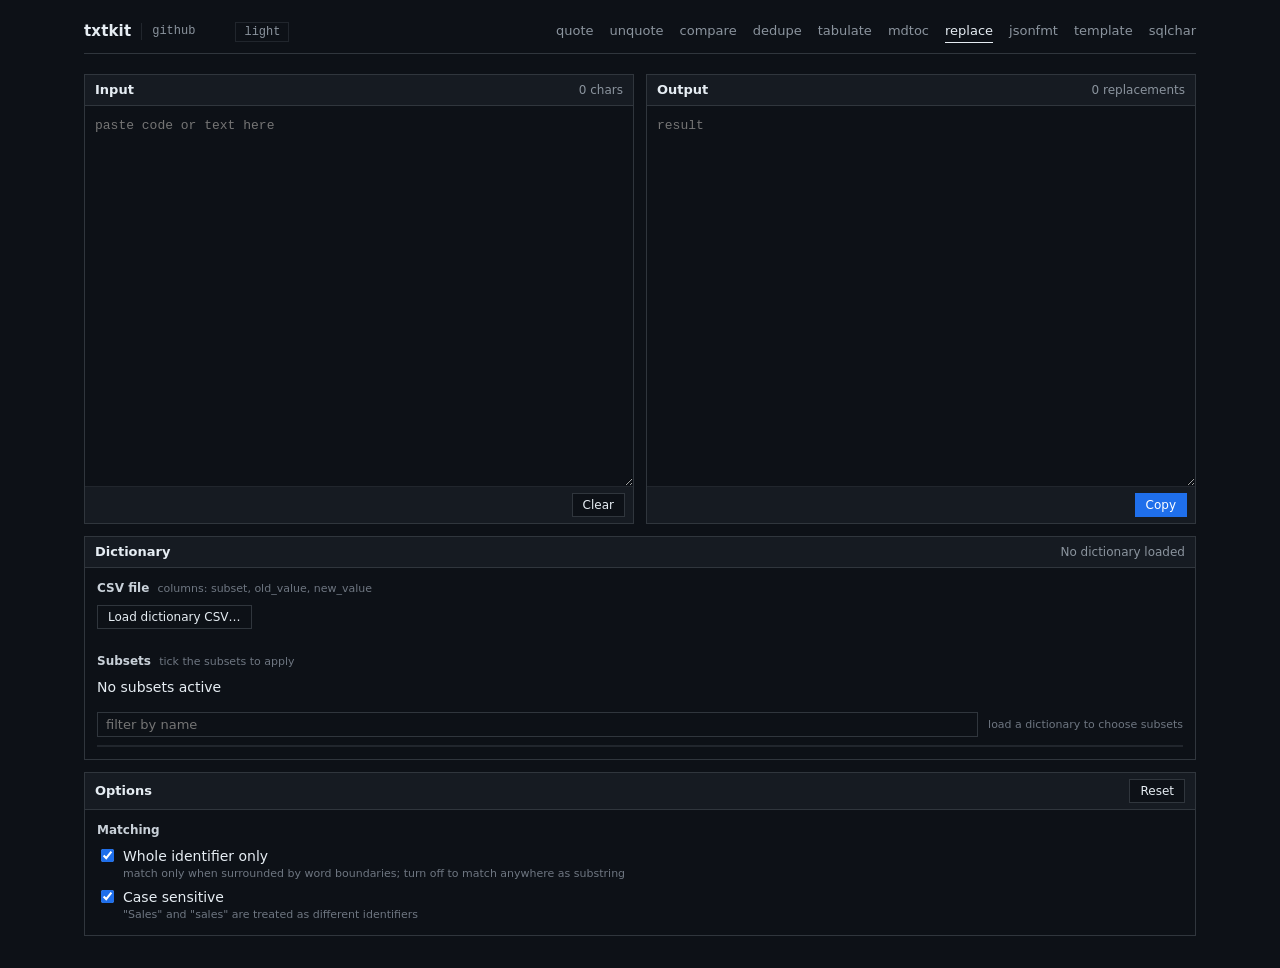
<file: replace.html>
<!doctype html>
<html lang="en">
<head>
<meta charset="utf-8" />
<meta name="viewport" content="width=device-width,initial-scale=1" />
<meta http-equiv="Content-Security-Policy" content="default-src 'self'; style-src 'self' 'unsafe-inline'; script-src 'self' 'unsafe-inline'; connect-src 'none'; frame-ancestors 'none'; base-uri 'self'; form-action 'none';">
<title>replace &mdash; txtkit</title>
<script>
  try {
    if (localStorage.getItem('txtkit-theme') !== 'light')
      document.documentElement.setAttribute('data-theme','dark');
  } catch(e) {
    document.documentElement.setAttribute('data-theme','dark');
  }
</script>
<link rel="stylesheet" href="style.css">
</head>
<body>
<div class="wrap">

<div id="site-header"></div>

<div class="grid">
  <div class="box">
    <div class="box-head"><span class="label">Input</span><span class="count" id="inCount">0 chars</span></div>
    <textarea id="input" placeholder="paste code or text here"></textarea>
    <div class="box-foot"><button id="clearIn">Clear</button></div>
  </div>
  <div class="box">
    <div class="box-head"><span class="label">Output</span><span class="count" id="outCount">0 replacements</span></div>
    <textarea id="output" readonly placeholder="result"></textarea>
    <div class="box-foot"><button class="primary" id="copyOut">Copy</button></div>
  </div>
</div>

<div class="options">
  <div class="opt-head"><span>Dictionary</span><span class="dict-status" id="dictStatus">No dictionary loaded</span></div>
  <div class="opt-grid">

    <div class="opt-cell full">
      <span class="opt-label">CSV file <span class="hint">columns: subset, old_value, new_value</span></span>
      <div class="sep-row">
        <button id="loadBtn" type="button">Load dictionary CSV&hellip;</button>
        <button id="clearDictBtn" type="button" hidden>Clear</button>
        <input type="file" id="fileInput" accept=".csv,text/csv" hidden>
      </div>
    </div>

    <div class="opt-cell full">
      <span class="opt-label">Subsets <span class="hint">tick the subsets to apply</span></span>
      <div class="subset-active" id="subsetActive">
        <span class="hint">No subsets active</span>
      </div>
      <div class="subset-search">
        <input type="text" id="subsetFilter" placeholder="filter by name" autocomplete="off">
        <span class="subset-stats" id="subsetStats">load a dictionary to choose subsets</span>
      </div>
      <div class="subset-list" id="subsetList"></div>
    </div>

  </div>
</div>

<div class="options">
  <div class="opt-head"><span>Options</span><button id="resetBtn">Reset</button></div>
  <div class="opt-grid">

    <div class="opt-cell full">
      <span class="opt-label">Matching</span>
      <div class="checks">
        <label class="check">
          <input type="checkbox" id="wholeIdent" checked>
          <span>Whole identifier only<small>match only when surrounded by word boundaries; turn off to match anywhere as substring</small></span>
        </label>
        <label class="check">
          <input type="checkbox" id="caseSensitive" checked>
          <span>Case sensitive<small>"Sales" and "sales" are treated as different identifiers</small></span>
        </label>
      </div>
    </div>

  </div>
</div>

</div>

<script src="shared_fn.js"></script>
<script>
(function(){
  const $ = id => document.getElementById(id);
  const input = $('input'), output = $('output');
  const inCount = $('inCount'), outCount = $('outCount');
  const loadBtn = $('loadBtn'), clearDictBtn = $('clearDictBtn'), fileInput = $('fileInput');
  const dictStatus = $('dictStatus');
  const subsetActive = $('subsetActive'), subsetList = $('subsetList');
  const subsetFilter = $('subsetFilter'), subsetStats = $('subsetStats');
  const wholeIdent = $('wholeIdent'), caseSensitive = $('caseSensitive');

  const STORAGE_KEY = 'txtkit-replace-dict';

  setupCopyButton($('copyOut'), output);

  // ---------- CSV parsing --RFC-4180 style-- reused pattern from tabulate) ----------
  function parseLine(line, delim) {
    const cells = []; let cur = ''; let inQ = false;
    for (let i = 0; i < line.length; i++) {
      const ch = line[i];
      if (inQ) {
        if (ch === '"') {
          if (line[i+1] === '"') { cur += '"'; i++; }
          else inQ = false;
        } else cur += ch;
      } else if (ch === '"') inQ = true;
      else if (ch === delim) { cells.push(cur); cur = ''; }
      else cur += ch;
    }
    cells.push(cur);
    return cells;
  }

  // The 'subset' column is optional
  const BLANK_SUBSET = '(blank)';

  function parseCsv(text) {
    const lines = text.split(/\r?\n/);
    while (lines.length && lines[lines.length-1] === '') lines.pop();
    if (!lines.length) return { error: 'empty file' };
    const header = parseLine(lines[0], ',').map(s => s.trim().toLowerCase());
    const iSub = header.indexOf('subset');   // may be -1 (column absent)
    const iOld = header.indexOf('old_value');
    const iNew = header.indexOf('new_value');
    if (iOld < 0 || iNew < 0) {
      return { error: 'CSV must have columns: old_value, new_value (subset is optional)' };
    }
    const rows = [];
    for (let r = 1; r < lines.length; r++) {
      const cells = parseLine(lines[r], ',');
      const subRaw = iSub >= 0 ? (cells[iSub] || '').trim() : '';
      const sub = subRaw || BLANK_SUBSET;
      const oldV = (cells[iOld] || '');
      const newV = (cells[iNew] || '');
      if (!oldV) continue;  // a row without an old_value is unusable
      rows.push({ subset: sub, old: oldV, new: newV });
    }
    return { rows };
  }

  // ---------- dictionary state -----
  // dict = { name, rows: [{subset, old, new}] }
  let dict = null;
  let activeSubsets = new Set();   // subset names the user has ticked

  function loadFromStorage() {
    try {
      const raw = localStorage.getItem(STORAGE_KEY);
      if (!raw) return null;
      const parsed = JSON.parse(raw);
      if (parsed && Array.isArray(parsed.rows)) return parsed;
    } catch (e) { /* corrupt or unavailable */ }
    return null;
  }

  function saveToStorage(d) {
    try { localStorage.setItem(STORAGE_KEY, JSON.stringify(d)); return true; }
    catch (e) { return false; }
  }

  function clearStorage() {
    try { localStorage.removeItem(STORAGE_KEY); } catch (e) {}
  }

  // ----- UI rendering -------
  function renderStatus() {
    if (dict) {
      dictStatus.textContent = 'Loaded: ' + dict.name;
      clearDictBtn.hidden = false;
    } else {
      dictStatus.textContent = 'No dictionary loaded';
      clearDictBtn.hidden = true;
    }
  }

  function uniqueSubsets() {
    if (!dict) return [];
    const seen = new Set();
    for (const r of dict.rows) seen.add(r.subset);
    return Array.from(seen).sort((a,b) => a.localeCompare(b));
  }

  //
  function renderActive() {
    subsetActive.innerHTML = '';
    if (!activeSubsets.size) {
      const span = document.createElement('span');
      span.className = 'hint';
      span.textContent = 'No subsets active';
      subsetActive.appendChild(span);
      return;
    }
    for (const s of activeSubsets) {
      const chip = document.createElement('span');
      chip.className = 'active-chip';
      const label = document.createElement('span');
      label.className = 'active-chip-label';
      label.textContent = s;
      label.title = s;
      const x = document.createElement('button');
      x.className = 'active-chip-x';
      x.type = 'button';
      x.textContent = '\u00D7';
      x.title = 'remove ' + s;
      x.addEventListener('click', () => {
        activeSubsets.delete(s);
        renderActive(); renderList();
        update(); syncHash();
      });
      chip.appendChild(label);
      chip.appendChild(x);
      subsetActive.appendChild(chip);
    }
  }

  // Render the search-filtered checkbox list
  function renderList() {
    subsetList.innerHTML = '';
    if (!dict) {
      subsetStats.textContent = 'load a dictionary to choose subsets';
      return;
    }
    const all = uniqueSubsets();
    if (!all.length) {
      subsetStats.textContent = 'dictionary has no subsets';
      return;
    }
    const q = subsetFilter.value.trim().toLowerCase();
    const filtered = q ? all.filter(s => s.toLowerCase().includes(q)) : all;

    subsetStats.textContent = q
      ? all.length + ' subsets, showing ' + filtered.length + ' matching \u201C' + subsetFilter.value.trim() + '\u201D'
      : all.length + ' subset' + (all.length === 1 ? '' : 's');

    // 
    const allRow = document.createElement('label');
    allRow.className = 'subset-row subset-row-all';
    const allCb = document.createElement('input');
    allCb.type = 'checkbox';
    const activeCount = activeSubsets.size;
    if (activeCount === 0)           { allCb.checked = false; allCb.indeterminate = false; }
    else if (activeCount === all.length) { allCb.checked = true;  allCb.indeterminate = false; }
    else                                  { allCb.checked = false; allCb.indeterminate = true;  }
    const allText = document.createElement('span');
    allText.className = 'subset-row-label';
    allText.textContent = '(all)';
    allRow.title = 'tick to select every subset, untick to clear';
    allCb.addEventListener('change', () => {
      // if currently all selected, clear; otherwise select all
      if (activeSubsets.size === all.length) activeSubsets = new Set();
      else activeSubsets = new Set(all);
      renderActive(); renderList();   // refresh both regions to reflect new state
      update(); syncHash();
    });
    allRow.appendChild(allCb);
    allRow.appendChild(allText);
    subsetList.appendChild(allRow);

    for (const s of filtered) {
      const row = document.createElement('label');
      row.className = 'subset-row';
      const cb = document.createElement('input');
      cb.type = 'checkbox';
      cb.checked = activeSubsets.has(s);
      const text = document.createElement('span');
      text.className = 'subset-row-label';
      text.textContent = s;
      const count = dict.rows.filter(r => r.subset === s).length;
      row.title = s + ' (' + count + ' row' + (count === 1 ? '' : 's') + ')';
      cb.addEventListener('change', () => {
        if (cb.checked) activeSubsets.add(s);
        else activeSubsets.delete(s);
        renderActive(); renderList();   // re-render to update
        update(); syncHash();
      });
      row.appendChild(cb);
      row.appendChild(text);
      subsetList.appendChild(row);
    }
  }

  function renderSubsets() {
    renderActive();
    renderList();
  }

  // ---------- replacement engine --------
  function escapeRegex(s) {
    return s.replace(/[.*+?^${}()|[\]\\]/g, '\\$&');
  }

  function applyReplacements(text, rules, options) {
    if (!text || !rules.length) return { text, count: 0 };
    // sort longest old-value first, so e.g. SalesTax wins over Sales
    const sorted = rules.slice().sort((a,b) => b.old.length - a.old.length);
    const flags = 'g' + (options.caseInsensitive ? 'i' : '');
    let count = 0;
    for (const r of sorted) {
      if (!r.old) continue;
      const body = escapeRegex(r.old);
      const pattern = options.wholeIdent ? ('\\b' + body + '\\b') : body;
      let re;
      try { re = new RegExp(pattern, flags); }
      catch (e) { continue; }
      text = text.replace(re, () => { count++; return r.new; });
    }
    return { text, count };
  }

  // ---------- URL hash state ---------
  function syncHash() {
    writeHashParams({
      s:  activeSubsets.size ? Array.from(activeSubsets).join(',') : '',
      w:  wholeIdent.checked   ? '' : '0',
      c:  caseSensitive.checked? '' : '0',
    });
  }
  function loadHash() {
    const p = readHashParams();
    if (p.has('s')) {
      activeSubsets = new Set(p.get('s').split(',').filter(Boolean));
    }
    if (p.get('w') === '0') wholeIdent.checked = false;
    if (p.get('c') === '0') caseSensitive.checked = false;
  }
  const debouncedSync   = makeDebounced(syncHash);
  const debouncedUpdate = makeDebounced(update, 150);

  // ---------- main pipeline ---------
  function update() {
    const text = input.value;
    inCount.textContent = text.length + ' char' + (text.length === 1 ? '' : 's');

    if (!dict || !activeSubsets.size) {
      output.value = text;
      outCount.textContent = '0 replacements';
      return;
    }
    const rules = dict.rows.filter(r => activeSubsets.has(r.subset));
    const opts = {
      wholeIdent:      wholeIdent.checked,
      caseInsensitive: !caseSensitive.checked,
    };
    const { text: out, count } = applyReplacements(text, rules, opts);
    output.value = out;
    outCount.textContent = count + ' replacement' + (count === 1 ? '' : 's');
  }

  // ---------- file loading ---------
  loadBtn.addEventListener('click', () => fileInput.click());

  fileInput.addEventListener('change', (e) => {
    const file = e.target.files && e.target.files[0];
    if (!file) return;
    const reader = new FileReader();
    reader.onload = () => {
      const result = parseCsv(String(reader.result || ''));
      if (result.error) {
        dictStatus.textContent = 'Error: ' + result.error;
        return;
      }
      dict = { name: file.name, rows: result.rows };
      // dropping subsets that no longer exist in the new dictionary
      const valid = new Set(uniqueSubsets());
      activeSubsets = new Set(Array.from(activeSubsets).filter(s => valid.has(s)));
      // if the dictionary has only the (blank) subset, auto-activate it so a column-less CSV works without an extra click
      if (valid.size === 1 && valid.has(BLANK_SUBSET) && !activeSubsets.size) {
        activeSubsets.add(BLANK_SUBSET);
      }
      const ok = saveToStorage(dict);
      renderStatus();
      if (!ok) dictStatus.textContent += ' (session only; too large to save)';
      renderSubsets();
      update(); syncHash();
    };
    reader.onerror = () => { dictStatus.textContent = 'Error: could not read file'; };
    reader.readAsText(file);
    // reset the input
    fileInput.value = '';
  });

  clearDictBtn.addEventListener('click', () => {
    dict = null;
    activeSubsets = new Set();
    clearStorage();
    renderStatus();
    renderSubsets();
    update(); syncHash();
  });

  // ---------- listeners ---------
  ['input','change'].forEach(ev => {
    input.addEventListener(ev, () => { debouncedUpdate(); });
    [wholeIdent, caseSensitive].forEach(el =>
      el.addEventListener(ev, () => { update(); debouncedSync(); }));
  });
  subsetFilter.addEventListener('input', () => { renderList(); });

  $('clearIn').addEventListener('click', () => { input.value = ''; update(); input.focus(); });
  $('resetBtn').addEventListener('click', () => {
    wholeIdent.checked = true; caseSensitive.checked = true;
    activeSubsets = new Set();
    subsetFilter.value = '';
    renderSubsets();
    update(); syncHash();
  });

  // ---------- boot ---------
  dict = loadFromStorage();
  loadHash();
  //
  if (dict) {
    const valid = new Set(uniqueSubsets());
    activeSubsets = new Set(Array.from(activeSubsets).filter(s => valid.has(s)));
    if (valid.size === 1 && valid.has(BLANK_SUBSET) && !activeSubsets.size) {
      activeSubsets.add(BLANK_SUBSET);
    }
  }
  renderStatus();
  renderSubsets();
  update();
})();
</script>
</body>
</html>
</file>
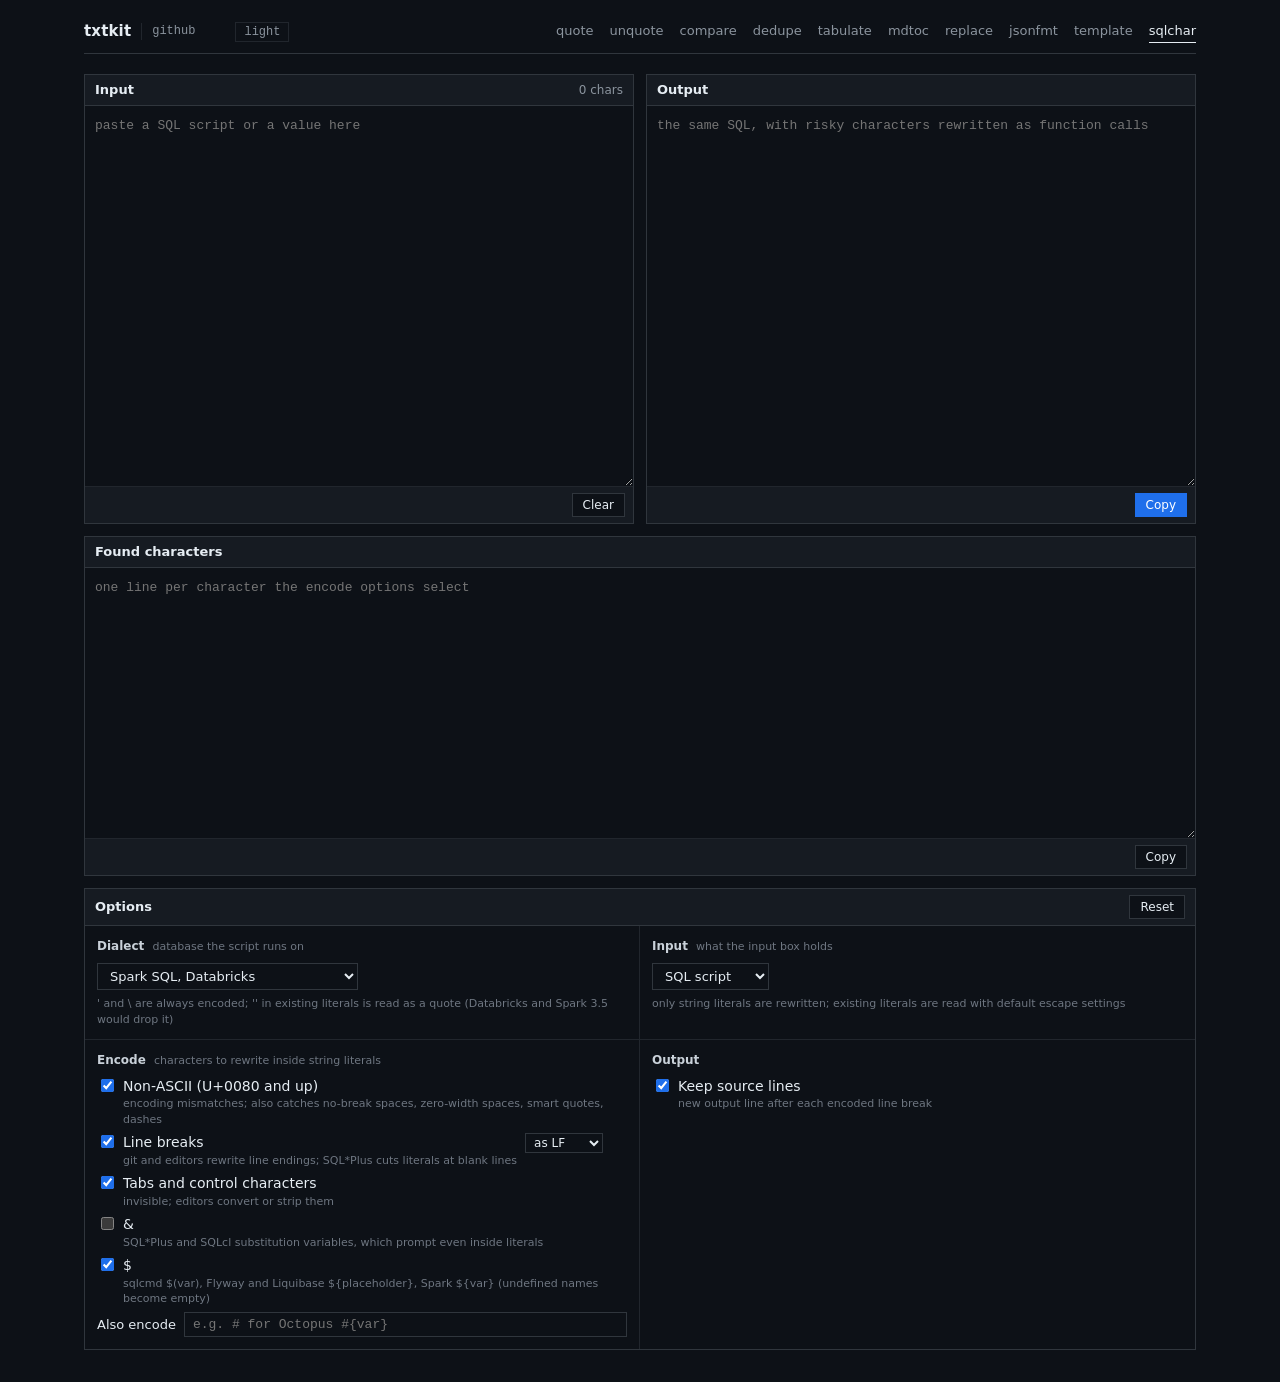
<file: sqlchar.html>
<!doctype html>
<html lang="en">
<head>
<meta charset="utf-8" />
<meta name="viewport" content="width=device-width,initial-scale=1" />
<meta http-equiv="Content-Security-Policy" content="default-src 'self'; style-src 'self' 'unsafe-inline'; script-src 'self' 'unsafe-inline'; connect-src 'none'; frame-ancestors 'none'; base-uri 'self'; form-action 'none';">
<title>sqlchar &mdash; txtkit</title>
<script>
  try {
    if (localStorage.getItem('txtkit-theme') !== 'light')
      document.documentElement.setAttribute('data-theme','dark');
  } catch(e) {
    document.documentElement.setAttribute('data-theme','dark');
  }
</script>
<link rel="stylesheet" href="style.css">
</head>
<body>
<div class="wrap">

<div id="site-header"></div>

<div class="grid">
  <div class="box">
    <div class="box-head"><span class="label">Input</span><span class="count" id="inStatus">0 chars</span></div>
    <textarea id="input" placeholder="paste a SQL script or a value here"></textarea>
    <div class="box-foot"><button id="clearIn">Clear</button></div>
  </div>
  <div class="box">
    <div class="box-head"><span class="label">Output</span><span class="count" id="outStatus"></span></div>
    <div class="hl-wrap">
      <div class="hl-back" id="outBack" aria-hidden="true"></div>
      <textarea id="output" readonly placeholder="the same SQL, with risky characters rewritten as function calls"></textarea>
    </div>
    <div class="box-foot"><button class="primary" id="copyOut">Copy</button></div>
  </div>
</div>

<div class="box preview-box">
  <div class="box-head"><span class="label">Found characters</span><span class="count" id="repStatus"></span></div>
  <textarea id="report" readonly wrap="off" placeholder="one line per character the encode options select"></textarea>
  <div class="box-foot"><button id="copyRep">Copy</button></div>
</div>

<div class="options">
  <div class="opt-head"><span>Options</span><button id="resetBtn">Reset</button></div>
  <div class="opt-grid">

    <div class="opt-cell">
      <span class="opt-label">Dialect <span class="hint">database the script runs on</span></span>
      <div class="sep-row">
        <select id="dialect">
          <option value="spark" selected>Spark SQL, Databricks</option>
          <option value="tsql">SQL Server, Azure SQL, Synapse</option>
          <option value="oracle">Oracle</option>
          <option value="pg">PostgreSQL, DuckDB, Trino, Presto</option>
          <option value="mysql">MySQL, MariaDB</option>
          <option value="sqlite">SQLite</option>
        </select>
      </div>
      <div class="checks"><small class="dialect-note" id="dialectNote"></small></div>
    </div>

    <div class="opt-cell">
      <span class="opt-label">Input <span class="hint">what the input box holds</span></span>
      <div class="sep-row">
        <select id="mode">
          <option value="s" selected>SQL script</option>
          <option value="v">single value</option>
        </select>
      </div>
      <div class="checks"><small class="dialect-note" id="modeNote"></small></div>
    </div>

    <div class="opt-cell">
      <span class="opt-label">Encode <span class="hint">characters to rewrite inside string literals</span></span>
      <div class="checks">
        <label class="check">
          <input type="checkbox" id="tNonAscii" checked>
          <span>Non-ASCII (U+0080 and up)<small>encoding mismatches; also catches no-break spaces, zero-width spaces, smart quotes, dashes</small></span>
        </label>
        <div class="check-row">
          <label class="check">
            <input type="checkbox" id="tLines" checked>
            <span>Line breaks<small>git and editors rewrite line endings; SQL*Plus cuts literals at blank lines</small></span>
          </label>
          <select id="eol" title="line ending to store for each line break">
            <option value="lf" selected>as LF</option>
            <option value="crlf">as CRLF</option>
          </select>
        </div>
        <label class="check">
          <input type="checkbox" id="tCtrl" checked>
          <span>Tabs and control characters<small>invisible; editors convert or strip them</small></span>
        </label>
        <label class="check">
          <input type="checkbox" id="tAmp">
          <span>&amp;<small>SQL*Plus and SQLcl substitution variables, which prompt even inside literals</small></span>
        </label>
        <label class="check">
          <input type="checkbox" id="tDollar" checked>
          <span>$<small>sqlcmd $(var), Flyway and Liquibase ${placeholder}, Spark ${var} (undefined names become empty)</small></span>
        </label>
        <div class="check-row">
          <span class="also-label">Also encode</span>
          <input type="text" id="also" placeholder="e.g. # for Octopus #{var}">
        </div>
      </div>
    </div>

    <div class="opt-cell">
      <span class="opt-label">Output</span>
      <div class="checks">
        <label class="check">
          <input type="checkbox" id="keepLines" checked>
          <span>Keep source lines<small>new output line after each encoded line break</small></span>
        </label>
      </div>
    </div>

  </div>
</div>

</div>

<script src="shared_fn.js"></script>
<script>
(function(){
  // ---- core ----
  // Pure functions, no DOM. The rules and limits come from tests on real engines;
  // see sqlchar_proposal.md for the evidence behind each one.

  const GROUP   = 50;    // max parts per level of a || or + chain; long flat chains fail to parse
  const WRAP_AT = 200;   // start a new output line at the next separator after this column

  const enc = new TextEncoder();
  const hexByte = b => (b < 16 ? '0' : '') + b.toString(16).toUpperCase();
  const hex4 = n => n.toString(16).toUpperCase().padStart(4, '0');
  const cpsOf = s => Array.from(s, c => c.codePointAt(0));
  const fromCps = a => a.map(c => String.fromCodePoint(c)).join('');
  const quoteSql = s => "'" + s.replace(/'/g, "''") + "'";
  const utf8Hex = s => Array.from(enc.encode(s), hexByte).join('');

  // MySQL CHAR() takes bytes: the character's UTF-8 bytes read as one number
  const utf8Number = cp => Array.from(enc.encode(String.fromCodePoint(cp))).reduce((n, b) => n * 256 + b, 0);

  function lineColOf(src, pos) {
    const before = src.slice(0, pos);
    return [before.split('\n').length, Array.from(before.slice(before.lastIndexOf('\n') + 1)).length + 1];
  }
  const lineCol = (src, pos) => { const [l, c] = lineColOf(src, pos); return 'line ' + l + ', column ' + c; };

  // ASCII characters become one part each; each stretch of non-ASCII goes to otherFn
  function splitAscii(cps, asciiFn, otherFn) {
    const parts = [];
    let i = 0;
    while (i < cps.length) {
      if (cps[i] < 128) { parts.push(asciiFn(cps[i])); i++; continue; }
      let j = i;
      while (j < cps.length && cps[j] >= 128) j++;
      otherFn(cps.slice(i, j)).forEach(p => parts.push(p));
      i = j;
    }
    return parts;
  }

  const DIALECTS = {
    spark: {
      note: "' and \\ are always encoded; '' in existing literals is read as a quote (Databricks and Spark 3.5 would drop it)",
      join: { call: 'concat' },
      // '' means a quote in Spark 4.x but nothing in Spark 3.5 and Databricks, and
      // escapedStringLiterals can switch \ escapes off
      forced: (cps, i) => cps[i] === 39 || cps[i] === 92,
      plain: s => "'" + s + "'",
      // CHR() works modulo 256; DECODE() fails inside VALUES on Spark 4.x, CAST does not
      encode: cps => splitAscii(cps, n => 'CHR(' + n + ')',
        run => ["CAST(X'" + utf8Hex(fromCps(run)) + "' AS STRING)"]),
    },
    tsql: {
      note: 'emoji need two NCHAR() values; values over 4,000 characters get an NVARCHAR(MAX) cast',
      join: { op: '+' },
      // inside T-SQL literals, a backslash before a line break is a line continuation
      forced: (cps, i) => cps[i] === 92 && (cps[i + 1] === 10 || cps[i + 1] === 13),
      plain: s => 'N' + quoteSql(s),
      encode: cps => {
        const parts = [];
        cps.forEach(cp => {
          if (cp < 128) { parts.push('CHAR(' + cp + ')'); return; }
          const s = String.fromCodePoint(cp);
          for (let k = 0; k < s.length; k++) parts.push('NCHAR(' + s.charCodeAt(k) + ')');
        });
        return parts;
      },
      // without a MAX type leftmost, the concatenation is cut at 4,000 characters
      finish: (leaves, value) => {
        if (value.length > 4000) leaves[0].text = 'CAST(' + leaves[0].text + ' AS NVARCHAR(MAX))';
      },
    },
    oracle: {
      note: 'TO_CHAR keeps values VARCHAR2 (limit 4,000 bytes); NVARCHAR2 columns in a non-Unicode database would lose characters',
      join: { op: '||' },
      forced: () => false,
      plain: quoteSql,
      encode: cps => splitAscii(cps, n => 'CHR(' + n + ')', run => {
        // UNISTR's argument is a literal (4,000 bytes, 5 per \XXXX). Its NVARCHAR2 result
        // caps values at 2,000 characters and, compared with a VARCHAR2 column, converts
        // the column (ORA-01401 on longer rows, no index); TO_CHAR keeps it VARCHAR2.
        const chunks = [];
        let cur = '', n = 0;
        run.forEach(cp => {
          const s = String.fromCodePoint(cp);
          if (n + s.length > 799) { chunks.push(cur); cur = ''; n = 0; }
          for (let k = 0; k < s.length; k++) cur += '\\' + hex4(s.charCodeAt(k));
          n += s.length;
        });
        chunks.push(cur);
        return chunks.map(c => "TO_CHAR(UNISTR('" + c + "'))");
      }),
    },
    pg: {
      note: 'rewritten values are text: json, jsonb, xml and enum columns need an explicit cast such as ::jsonb',
      join: { op: '||' },
      forced: () => false,
      plain: quoteSql,
      encode: cps => cps.map(cp => {
        if (cp === 0) throw new Error('U+0000 cannot be stored in PostgreSQL text');
        return 'CHR(' + cp + ')';
      }),
    },
    mysql: {
      note: '\\ is always encoded, since sql_mode decides whether it escapes; parts are joined with CONCAT()',
      join: { call: 'CONCAT' },
      forced: (cps, i) => cps[i] === 92,
      plain: quoteSql,
      encode: cps => ['CHAR(' + cps.map(utf8Number).join(', ') + ' USING utf8mb4)'],
    },
    sqlite: {
      note: '',
      join: { op: '||' },
      forced: () => false,
      plain: quoteSql,
      encode: cps => ['CHAR(' + cps.join(', ') + ')'],
    },
  };

  // t: { nonAscii, lineBreaks, controls, amp, dollar, also: Set of code points }
  function isTarget(cp, t) {
    if (t.also.has(cp)) return true;
    if (cp >= 128) return t.nonAscii;
    if (cp === 10 || cp === 13) return t.lineBreaks;
    if (cp < 32 || cp === 127) return t.controls;
    if (cp === 38) return t.amp;
    if (cp === 36) return t.dollar;
    return false;
  }

  function markValue(value, d, o) {
    const cps = cpsOf(value);
    return { cps, mark: cps.map((cp, i) => !!o.forceAll || isTarget(cp, o.t) || d.forced(cps, i)) };
  }

  // Plain runs become literals, marked runs become function calls. A run ends after
  // each line feed, so "Keep source lines" can break the output line there.
  function buildLeaves(value, d, o) {
    const { cps, mark } = markValue(value, d, o);
    const leaves = [];
    let i = 0, encoded = 0;
    while (i < cps.length) {
      let j = i;
      if (!mark[i]) {
        while (j < cps.length && !mark[j]) j++;
        leaves.push({ text: d.plain(fromCps(cps.slice(i, j))), hl: false });
      } else {
        while (j < cps.length && mark[j] && (j === i || cps[j - 1] !== 10)) j++;
        d.encode(cps.slice(i, j), value).forEach(p => leaves.push({ text: p, hl: true }));
        if (cps[j - 1] === 10) leaves[leaves.length - 1].endsLine = true;
        encoded += j - i;
      }
      i = j;
    }
    if (!leaves.length) leaves.push({ text: d.plain(''), hl: false });
    if (d.finish) d.finish(leaves, value);
    return { leaves, encoded };
  }

  // Function-call joins take any number of arguments; || and + chains are nested in
  // parenthesised groups so their depth grows with the logarithm of the length.
  function buildTree(leaves, d) {
    if (leaves.length === 1) return leaves[0];
    if (d.join.call) return { call: d.join.call, items: leaves };
    let items = leaves;
    while (items.length > GROUP) {
      const groups = [];
      for (let k = 0; k < items.length; k += GROUP) {
        const g = items.slice(k, k + GROUP);
        groups.push(g.length === 1 ? g[0] : { op: d.join.op, items: g, paren: true });
      }
      items = groups;
    }
    return { op: d.join.op, items };
  }

  function render(node, o) {
    let out = '', col = o.startCol || 0, pending = false;
    const hl = [], indent = o.indent || '';
    function put(t, mark) {
      if (mark) hl.push([out.length, out.length + t.length]);
      out += t;
      const nl = t.lastIndexOf('\n');
      col = nl < 0 ? col + t.length : t.length - nl - 1;
    }
    function newLine(extra) { out += '\n' + indent + extra; col = indent.length + extra.length; }
    function sep(op) {
      const brk = (o.keepLines && pending) || col > WRAP_AT;
      pending = false;
      if (!op) { put(','); if (brk) newLine('  '); else put(' '); }
      else if (brk) { newLine(''); put(op + ' '); }
      else put(' ' + op + ' ');
    }
    function walk(n) {
      if (n.text !== undefined) { put(n.text, n.hl); if (n.endsLine) pending = true; return; }
      put(n.call ? n.call + '(' : n.paren ? '(' : '');
      n.items.forEach((it, k) => { if (k) sep(n.call ? null : n.op); walk(it); });
      put(n.call || n.paren ? ')' : '');
    }
    if (o.wrap) put('(');
    walk(node);
    if (o.wrap) put(')');
    return { text: out, hl };
  }

  // o: { t, keepLines, startCol, indent, wrap, forceAll }
  function encodeValue(value, dk, o) {
    const d = DIALECTS[dk];
    const { leaves, encoded } = buildLeaves(value, d, o);
    const tree = buildTree(leaves, d);
    const r = render(tree, Object.assign({}, o, { wrap: o.wrap && tree.text === undefined && !tree.call }));
    r.encoded = encoded;
    return r;
  }

  // ---- self-check ----
  // Evaluates sqlchar's own output the way each engine behaves, so a broken rule shows
  // up as an error instead of a script that stores the wrong value.
  function evaluate(src, dk) {
    let i = 0;
    const fail = msg => { throw new Error('self-check failed: ' + msg); };
    const ws = () => { while (i < src.length && /\s/.test(src[i])) i++; };
    const eat = t => { ws(); if (src.startsWith(t, i)) { i += t.length; return true; } return false; };
    const expect = t => { if (!eat(t)) fail("expected '" + t + "' at offset " + i); };
    const V = (s, extra) => Object.assign({ s: s, nchar: false, max: false, nul: false }, extra);
    const utf8 = bytes => {
      try { return new TextDecoder('utf-8', { fatal: true }).decode(new Uint8Array(bytes)); }
      catch (e) { return fail('invalid UTF-8 bytes'); }
    };
    function quoted() {
      ws();
      if (src[i] !== "'") fail("expected a literal at offset " + i);
      let s = '';
      i++;
      for (;;) {
        if (i >= src.length) fail('unterminated literal');
        if (src[i] === "'") {
          if (src[i + 1] === "'") { s += "'"; i += 2; continue; }
          i++;
          return s;
        }
        s += src[i++];
      }
    }
    function number() {
      ws();
      const re = /\d+/y;
      re.lastIndex = i;
      const m = re.exec(src);
      if (!m) fail('expected a number at offset ' + i);
      i += m[0].length;
      return Number(m[0]);
    }
    function numbers() { const a = [number()]; while (eat(',')) a.push(number()); return a; }
    function checkOracle(v) {
      if (v.nchar ? v.s.length > 2000 : enc.encode(v.s).length > 4000)
        fail("value over Oracle's " + (v.nchar ? '2,000-character NVARCHAR2' : '4,000-byte') + ' limit (ORA-01489)');
      return v;
    }
    function cat(a, b) {
      if (a.nul || b.nul) return V('', { nul: true });
      const v = V(a.s + b.s, { nchar: a.nchar || b.nchar, max: a.max || b.max });
      if (dk === 'tsql' && !v.max && v.s.length > 4000) v.s = v.s.slice(0, 4000);
      return dk === 'oracle' ? checkOracle(v) : v;
    }
    function plainLiteral(s) {
      if (dk === 'spark' && /['\\]/.test(s)) fail("' or \\ inside a Spark literal");
      if (dk === 'mysql' && /\\/.test(s)) fail('\\ inside a MySQL literal');
      if (dk === 'tsql') { s = s.replace(/\\\r?\n/g, ''); return V(s, { max: s.length > 4000 }); }
      if (dk === 'oracle' && enc.encode(s).length > 4000) fail("literal over Oracle's 4,000-byte limit (ORA-01704)");
      return V(s);
    }
    function call(name) {
      switch (dk + ':' + name) {
        case 'spark:CHR': return V(String.fromCharCode(number() % 256));
        case 'spark:CAST': {
          ws();
          if (src[i] !== 'X') fail("expected X'…'");
          i++;
          const h = quoted();
          expect('AS'); expect('STRING');
          return V(utf8((h.match(/../g) || []).map(x => parseInt(x, 16))));
        }
        case 'spark:CONCAT': case 'mysql:CONCAT': {
          let v = expr();
          while (eat(',')) v = cat(v, expr());
          return v;
        }
        case 'tsql:CHAR': {
          const n = number();
          if (n > 127) fail('CHAR(' + n + ') depends on the collation code page');
          return V(String.fromCharCode(n));
        }
        case 'tsql:NCHAR': {
          const n = number();
          return n > 0xFFFF ? V('', { nul: true }) : V(String.fromCharCode(n));
        }
        case 'tsql:CAST': {
          const v = expr();
          expect('AS'); expect('NVARCHAR'); expect('('); expect('MAX'); expect(')');
          return Object.assign({}, v, { max: true });
        }
        case 'oracle:CHR': case 'pg:CHR': {
          const n = number();
          if (dk === 'oracle' && n > 127) fail('CHR(' + n + ') depends on the database character set');
          if (n === 0 && dk === 'pg') fail('CHR(0) is an error in PostgreSQL');
          if (n > 0x10FFFF) fail('CHR(' + n + ') is out of range');
          return V(String.fromCodePoint(n));
        }
        case 'oracle:UNISTR': {
          const body = quoted();
          if (enc.encode(body).length > 4000) fail("UNISTR argument over Oracle's 4,000-byte limit (ORA-01704)");
          let s = '';
          for (let k = 0; k < body.length;) {
            if (body[k] !== '\\') { s += body[k++]; continue; }
            if (body[k + 1] === '\\') { s += '\\'; k += 2; continue; }
            const h = body.substr(k + 1, 4);
            if (!/^[0-9A-Fa-f]{4}$/.test(h)) fail('bad UNISTR escape');
            s += String.fromCharCode(parseInt(h, 16));
            k += 5;
          }
          return checkOracle(V(s, { nchar: true }));
        }
        case 'oracle:TO_CHAR': return checkOracle(V(expr().s));
        case 'mysql:CHAR': {
          const bytes = [];
          numbers().forEach(n => {
            const b = [];
            do { b.unshift(n % 256); n = Math.floor(n / 256); } while (n > 0);
            b.forEach(x => bytes.push(x));
          });
          expect('USING'); expect('utf8mb4');
          return V(utf8(bytes));
        }
        case 'sqlite:CHAR': return V(fromCps(numbers()));
      }
      return fail('unknown function ' + name);
    }
    function term() {
      ws();
      if (src[i] === '(') { i++; const v = expr(); expect(')'); return v; }
      if (src[i] === "'") return plainLiteral(quoted());
      if (dk === 'tsql' && src[i] === 'N' && src[i + 1] === "'") { i++; return plainLiteral(quoted()); }
      const re = /[A-Za-z_]+/y;
      re.lastIndex = i;
      const m = re.exec(src);
      if (!m) fail('unexpected ' + (src[i] ? "'" + src[i] + "'" : 'end') + ' at offset ' + i);
      i += m[0].length;
      expect('(');
      const v = call(m[0].toUpperCase());
      expect(')');
      return v;
    }
    function expr() {
      let v = term(), n = 1;
      const op = DIALECTS[dk].join.op;
      while (op && eat(op)) {
        v = cat(v, term());
        if (++n > GROUP) fail('a chain of more than ' + GROUP + ' parts is too long to parse');
      }
      return v;
    }
    const v = expr();
    ws();
    if (i < src.length) fail("unexpected '" + src[i] + "' at offset " + i);
    if (v.nul) fail('the value is NULL');
    return v.s;
  }

  // ---- script mode ----
  // Words after which a literal may be replaced by an expression. After any other word
  // (COMMENT, IS, LOCATION, ESCAPE, DATE, AS, BY, …) the literal is left alone and reported.
  const EXPR_WORDS = new Set(('SELECT DISTINCT ALL VALUES WHERE HAVING AND OR NOT THEN ELSE WHEN CASE ' +
    'IN LIKE ILIKE RLIKE REGEXP GLOB BETWEEN RETURN DEFAULT PRINT ANY SOME').split(' '));
  // Statement keywords; a literal is left alone when the nearest one before it is EXEC or THROW
  const STMT_WORDS = new Set(('SELECT INSERT UPDATE DELETE MERGE EXEC EXECUTE THROW SET DECLARE PRINT ' +
    'IF WHILE RETURN CREATE ALTER DROP WITH CALL BEGIN END').split(' '));
  const LITERAL_ONLY_PARENS = new Set(['TBLPROPERTIES', 'OPTIONS', 'RAISERROR']);

  // Splits a script into comments, quoted identifiers, literals, words and punctuation.
  // Literal values are decoded the way the engine reads them with default settings.
  function lexScript(src, dk, rawEol) {
    const toks = [], n = src.length;
    const backslash = dk === 'mysql' || dk === 'spark';
    let i = 0;
    const fail = (msg, pos) => { throw new Error(msg + ' at ' + lineCol(src, pos)); };
    const push = (kind, start, extra) => toks.push(Object.assign({ kind, start, end: i }, extra));

    // one backslash escape at i, as MySQL or Spark decode it
    function unescape() {
      const e = src[i + 1];
      if (dk === 'spark') {
        if (e === 'u' && /^[0-9A-Fa-f]{4}$/.test(src.substr(i + 2, 4))) { i += 6; return String.fromCharCode(parseInt(src.substr(i - 4, 4), 16)); }
        if (/^[0-3][0-7][0-7]$/.test(src.substr(i + 1, 3))) { i += 4; return String.fromCharCode(parseInt(src.substr(i - 3, 3), 8)); }
      }
      i += 2;
      const map = { '0': '\0', b: '\b', n: '\n', r: '\r', t: '\t', Z: '\x1A', '%': '\\%', _: '\\_' };
      return map[e] !== undefined ? map[e] : e;
    }
    // '…' body with '' doubling (and backslash escapes where the dialect has them)
    function quotedBody(q, escapes) {
      const open = i;
      i++;
      let v = '', doubled = -1;   // offset of the first doubled quote
      for (;;) {
        if (i >= n) fail('Unterminated string', open);
        const c = src[i];
        if (escapes && c === '\\') { if (i + 1 >= n) fail('Unterminated string', open); v += unescape(); continue; }
        if (c === q) {
          if (src[i + 1] === q) { if (doubled < 0) doubled = i; v += q; i += 2; continue; }
          i++;
          return { v, doubled };
        }
        v += c === '\n' ? rawEol : c;
        i++;
      }
    }
    function special(start, reason, q, escapes) { quotedBody(q, escapes); push('special', start, { reason }); }
    function until(start, close, kind, reason) {
      const at = src.indexOf(close, i);
      if (at < 0) fail('Unterminated ' + (kind === 'comment' ? 'comment' : 'string'), start);
      i = at + close.length;
      push(kind, start, { reason });
    }

    while (i < n) {
      const c = src[i], c2 = src[i + 1], start = i;
      if (/\s/.test(c)) { i++; continue; }
      if ((c === '-' && c2 === '-' && (dk !== 'mysql' || /\s/.test(src[i + 2] || ' '))) || (c === '#' && dk === 'mysql')) {
        const e = src.indexOf('\n', i);
        i = e < 0 ? n : e;
        push('comment', start);
        continue;
      }
      if (c === '/' && c2 === '*') {
        if (dk !== 'pg') { i += 2; until(start, '*/', 'comment'); continue; }
        let depth = 0;   // PostgreSQL nests block comments
        do {
          if (i >= n) fail('Unterminated comment', start);
          if (src.startsWith('/*', i)) { depth++; i += 2; }
          else if (src.startsWith('*/', i)) { depth--; i += 2; }
          else i++;
        } while (depth > 0);
        push('comment', start);
        continue;
      }
      if (c === "'") {
        const b = quotedBody("'", backslash);
        push('str', start, { value: dk === 'tsql' ? b.v.replace(/\\\r?\n/g, '') : b.v, doubledAt: dk === 'spark' ? b.doubled : -1 });
        continue;
      }
      if (c === '"') {
        if (backslash) { special(start, 'double-quoted string', '"', true); continue; }
        quotedBody('"', false);
        push('ident', start);
        continue;
      }
      if (c === '`') { quotedBody('`', false); push('ident', start); continue; }
      if (c === '[' && (dk === 'tsql' || dk === 'sqlite')) { quotedBody(']', false); push('ident', start); continue; }
      if (c === '$' && dk === 'pg' && (i === 0 || !/[\p{L}\p{N}_$]/u.test(src[i - 1]))) {
        const re = /\$([A-Za-z_][A-Za-z0-9_]*)?\$/y;
        re.lastIndex = i;
        const m = re.exec(src);
        if (m) { i += m[0].length; until(start, m[0], 'special', 'dollar-quoted string'); continue; }
      }
      if (/[0-9]/.test(c)) {
        while (i < n && /[0-9.]/.test(src[i])) i++;
        push('num', start);
        continue;
      }
      if (/[\p{L}_@#]/u.test(c)) {
        while (i < n && /[\p{L}\p{N}_$#@]/u.test(src[i])) i++;
        const w = src.slice(start, i).toUpperCase();
        if (src[i] === "'") {
          if (w === 'N' && dk !== 'spark' && dk !== 'sqlite') {
            const b = quotedBody("'", backslash);
            push('str', start, { value: dk === 'tsql' ? b.v.replace(/\\\r?\n/g, '') : b.v });
            continue;
          }
          if (w === 'E' && dk === 'pg') { special(start, "E'…' literal", "'", true); continue; }
          if (w === 'X' || w === 'B') { special(start, w + "'…' literal", "'", false); continue; }
          if (w === 'R' && dk === 'spark') { i++; until(start, "'", 'special', "raw r'…' literal"); continue; }
          if (w[0] === '_' && dk === 'mysql') { special(start, 'charset introducer', "'", true); continue; }
          if ((w === 'Q' || w === 'NQ') && dk === 'oracle') {
            const open = src[i + 1] || '';
            const close = { '[': ']', '{': '}', '(': ')', '<': '>' }[open] || open;
            i += 2;
            until(start, close + "'", 'special', "q'…' literal");
            continue;
          }
        }
        if (w === 'U' && dk === 'pg' && src.startsWith("&'", i)) { i++; special(start, "U&'…' literal", "'", false); continue; }
        push('word', start, { text: w });
        continue;
      }
      i++;
      push('punct', start, { text: c });
    }
    return toks;
  }

  // Decides for each literal whether it may be replaced, and whether the replacement
  // needs parentheses. || and + bind tighter than comparisons, keywords and commas, so
  // parentheses are only needed next to tighter operators (COLLATE, ::, *, -, ., [, << …).
  function planScript(toks, dk) {
    const sig = toks.filter(t => t.kind !== 'comment');
    const owners = [];
    let stmtFirst = null, lastTop = null;
    const isStr = t => t && (t.kind === 'str' || t.kind === 'special');
    const isPunct = (t, chars) => t && t.kind === 'punct' && chars.indexOf(t.text) >= 0;
    const safePrev = k => {
      const p = sig[k - 1], pp = sig[k - 2];
      if (p && p.kind === 'word') return EXPR_WORDS.has(p.text);
      if (isPunct(p, '<>') && pp && pp.end === p.start && isPunct(pp, '-' + p.text)) return false;  // -> ->> << >>
      return isPunct(p, '(,=<>');
    };
    const safeNext = t => !t || isPunct(t, '),;=<>!') || (t.kind === 'word' && t.text !== 'COLLATE');
    sig.forEach((t, k) => {
      const prev = sig[k - 1], next = sig[k + 1];
      if (t.kind === 'punct') {
        if (t.text === '(') owners.push(prev && prev.kind === 'word' ? prev.text : '');
        else if (t.text === ')') owners.pop();
        else if (t.text === ';' && !owners.length) { stmtFirst = null; lastTop = null; }
        return;
      }
      if (t.kind === 'word') {
        if (dk === 'tsql' && t.text === 'GO') { stmtFirst = null; lastTop = null; return; }
        if (stmtFirst === null) stmtFirst = t.text;
        if (!owners.length && STMT_WORDS.has(t.text)) lastTop = t.text;
        return;
      }
      if (t.kind !== 'str') return;
      const owner = owners[owners.length - 1];
      t.reason =
        isStr(prev) || isStr(next) ? 'adjacent literals' :
        lastTop === 'EXEC' || lastTop === 'EXECUTE' || lastTop === 'THROW' ? lastTop + ' argument' :
        (dk === 'pg' || dk === 'spark') && stmtFirst === 'SET' ? 'SET statement' :
        owner && LITERAL_ONLY_PARENS.has(owner) ? 'inside ' + owner + ' (…)' :
        prev && prev.kind === 'word' && !EXPR_WORDS.has(prev.text) ? 'literal-only position after ' + prev.text : '';
      t.wrap = !(safePrev(k) && safeNext(next));
    });
  }

  // o: { t, keepLines, rawEol }
  function rewriteScript(src, dk, o) {
    const d = DIALECTS[dk];
    const toks = lexScript(src, dk, o.rawEol);
    planScript(toks, dk);
    let out = '', last = 0, rewritten = 0, skipped = 0;
    const hl = [], checks = [], quotesRead = [], quotesLeft = [];
    toks.forEach(t => {
      if (t.kind !== 'str') return;
      // Spark: '' is read as a quote and written as CHR(39), the reading every author means
      if (t.doubledAt >= 0) (t.reason ? quotesLeft : quotesRead).push(lineColOf(src, t.doubledAt).join(':'));
      if (!markValue(t.value, d, o).mark.some(Boolean)) { t.state = 'plain'; return; }
      if (t.reason) { t.state = 'skipped'; skipped++; return; }
      out += src.slice(last, t.start);
      const lineStart = src.lastIndexOf('\n', t.start - 1) + 1;
      const r = encodeValue(t.value, dk, Object.assign({}, o, {
        wrap: t.wrap,
        indent: /^[ \t]*/.exec(src.slice(lineStart, t.start))[0],
        startCol: out.length - (out.lastIndexOf('\n') + 1),
      }));
      r.hl.forEach(h => hl.push([out.length + h[0], out.length + h[1]]));
      checks.push({ expr: r.text, value: t.value });
      out += r.text;
      last = t.end;
      rewritten++;
      t.state = 'rewritten';
    });
    out += src.slice(last);
    const at = list => list.slice(0, 3).join(', ') + (list.length > 3 ? ', …' : '');
    const notes = [];
    if (quotesRead.length) notes.push("Note: '' read as a quote at " + at(quotesRead) + ' (Databricks and Spark 3.5 would have dropped it).');
    if (quotesLeft.length) notes.push("Note: '' left as is at " + at(quotesLeft) + " (literal left alone); Databricks and Spark 3.5 drop it, so write \\' there.");
    return { text: out, hl, rewritten, skipped, toks, checks, notes, quotesRead: quotesRead.length };
  }

  // ---- found characters ----
  // [name, label shown instead of the character when it is invisible]
  const NAMES = {
    0x00: ['null', 'NUL'], 0x09: ['tab', 'TAB'], 0x0A: ['line feed', 'LF'], 0x0D: ['carriage return', 'CR'],
    0x7F: ['delete', 'DEL'], 0x23: ['number sign'], 0x24: ['dollar sign'], 0x26: ['ampersand'],
    0x27: ['apostrophe'], 0x5C: ['backslash'],
    0xA0: ['no-break space', 'NBSP'], 0xA3: ['pound sign'], 0xA7: ['section sign'], 0xA9: ['copyright sign'],
    0xAB: ['left double angle quote'], 0xAD: ['soft hyphen', 'SHY'], 0xAE: ['registered sign'],
    0xB0: ['degree sign'], 0xB1: ['plus-minus sign'], 0xB7: ['middle dot'], 0xBB: ['right double angle quote'],
    0xD7: ['multiplication sign'], 0xF7: ['division sign'],
    0x2007: ['figure space', 'FSP'], 0x2009: ['thin space', 'THSP'], 0x200A: ['hair space', 'HSP'],
    0x200B: ['zero-width space', 'ZWSP'], 0x200C: ['zero-width non-joiner', 'ZWNJ'],
    0x200D: ['zero-width joiner', 'ZWJ'], 0x200E: ['left-to-right mark', 'LRM'], 0x200F: ['right-to-left mark', 'RLM'],
    0x2011: ['non-breaking hyphen'], 0x2013: ['en dash'], 0x2014: ['em dash'],
    0x2018: ['left single quote'], 0x2019: ['right single quote'], 0x201C: ['left double quote'],
    0x201D: ['right double quote'], 0x201E: ['double low-9 quote'], 0x2022: ['bullet'], 0x2026: ['ellipsis'],
    0x2028: ['line separator', 'LS'], 0x2029: ['paragraph separator', 'PS'],
    0x202F: ['narrow no-break space', 'NNBSP'], 0x2030: ['per mille sign'], 0x2060: ['word joiner', 'WJ'],
    0x20AC: ['euro sign'], 0x2116: ['numero sign'], 0x2122: ['trade mark sign'], 0x2190: ['leftwards arrow'],
    0x2192: ['rightwards arrow'], 0x2212: ['minus sign'], 0x2260: ['not equal to'],
    0x2264: ['less-than or equal to'], 0x2265: ['greater-than or equal to'], 0x2713: ['check mark'],
    0x2717: ['ballot x'], 0xFEFF: ['byte-order mark', 'BOM'], 0xFFFD: ['replacement character'],
  };
  const SCRIPTS = ['Latin', 'Cyrillic', 'Greek', 'Armenian', 'Georgian', 'Hebrew', 'Arabic', 'Devanagari',
    'Thai', 'Hangul', 'Hiragana', 'Katakana', 'Han'].map(s => [s, new RegExp('\\p{Script=' + s + '}', 'u')]);

  function charName(cp) {
    if (NAMES[cp]) return NAMES[cp][0];
    const c = String.fromCodePoint(cp);
    if (/\p{Extended_Pictographic}/u.test(c)) return 'emoji';
    if (/\p{L}/u.test(c)) { const s = SCRIPTS.find(x => x[1].test(c)); return s ? s[0] + ' letter' : 'letter'; }
    if (/\p{M}/u.test(c)) return 'combining mark';
    if (/\p{Cf}/u.test(c)) return 'invisible format character';
    if (/\p{Z}/u.test(c)) return 'space';
    if (/\p{Cc}/u.test(c)) return 'control character';
    if (/\p{N}/u.test(c)) return 'number';
    if (/\p{Sc}/u.test(c)) return 'currency symbol';
    if (/\p{P}/u.test(c)) return 'punctuation';
    if (/\p{S}/u.test(c)) return 'symbol';
    return 'character';
  }
  function charLabel(cp) {
    if (NAMES[cp] && NAMES[cp][1]) return '[' + NAMES[cp][1] + ']';
    const c = String.fromCodePoint(cp);
    if (/\p{M}/u.test(c)) return '\u25CC' + c;
    if (/\p{Cc}/u.test(c)) return '[CTRL]';
    if (/\p{Cf}/u.test(c)) return '[FORMAT]';
    if (/\p{Z}/u.test(c)) return '[SPACE]';
    return c;
  }

  // One line per distinct target character, in order of first appearance. In script mode,
  // occurrences that stay unencoded are marked * and their reasons listed at the end.
  function buildReport(src, dk, o, toks, notes) {
    const entries = new Map(), reasons = new Map();
    let k = 0, line = 1, col = 1, offset = 0;
    for (const ch of src) {
      const cp = ch.codePointAt(0);
      while (toks && k < toks.length && toks[k].end <= offset) k++;
      const tok = toks && toks[k] && toks[k].start <= offset ? toks[k] : null;
      const inQuotes = tok && (tok.kind === 'str' || tok.kind === 'special');
      const skipWs = toks && (cp === 9 || cp === 10 || cp === 13) && !inQuotes;
      if (isTarget(cp, o.t) && !skipWs) {
        const reason = !toks ? '' :
          !tok ? 'outside literals' :
          tok.kind === 'comment' ? 'comment' :
          tok.kind === 'ident' ? 'quoted identifier' :
          tok.kind === 'special' ? tok.reason :
          tok.kind !== 'str' ? 'outside literals' :
          tok.state === 'rewritten' ? '' :
          tok.state === 'skipped' ? tok.reason : 'not part of the value';
        let e = entries.get(cp);
        if (!e) { e = { cp, count: 0, pos: [], star: false }; entries.set(cp, e); }
        e.count++;
        if (reason) { e.star = true; reasons.set(reason, (reasons.get(reason) || 0) + 1); }
        if (e.pos.length < 3) e.pos.push(line + ':' + col + (reason ? '*' : ''));
      }
      if (cp === 10) { line++; col = 1; } else col++;
      offset += ch.length;
    }
    const rows = Array.from(entries.values()).map(e => {
      let form;
      try {
        const v = cpsOf(String.fromCodePoint(e.cp)).map(c => c === 10 ? o.rawEol : String.fromCodePoint(c)).join('');
        form = encodeValue(v, dk, { t: o.t, forceAll: true }).text;
      } catch (err) { form = '(' + err.message + ')'; }
      return ['U+' + hex4(e.cp), charLabel(e.cp), charName(e.cp), e.count + '\u00D7', e.pos.join(' '), form];
    });
    const widths = [0, 1, 2, 3, 4].map(c => Math.max(0, ...rows.map(r => Array.from(r[c]).length)));
    const lines = rows.map(r => r.map((cell, c) => c < 5 ? cell + ' '.repeat(widths[c] - Array.from(cell).length) : cell).join('  '));
    if (reasons.size) {
      lines.push('', '* not encoded: ' + Array.from(reasons, ([r, n]) => r + ' (' + n + ')').join(', '));
    }
    (notes || []).forEach(n => { if (lines.length) lines.push(''); lines.push(n); });
    return {
      text: lines.join('\n'),
      distinct: entries.size,
      starred: Array.from(entries.values()).filter(e => e.star).length,
    };
  }

  // Runs the whole pipeline; throws with a user-facing message on any error.
  // o: { dialect, mode: 's' | 'v', t, keepLines, crlf }
  function run(src, o) {
    const dk = o.dialect;
    const opts = { t: o.t, keepLines: o.keepLines, rawEol: o.t.lineBreaks && o.crlf ? '\r\n' : '\n' };
    let res;
    if (o.mode === 'v') {
      const value = src.replace(/\n/g, opts.rawEol);
      const r = encodeValue(value, dk, opts);
      res = { text: r.text, hl: r.hl, encoded: r.encoded, toks: null, checks: [{ expr: r.text, value }] };
    } else {
      res = rewriteScript(src, dk, opts);
    }
    res.checks.forEach(c => {
      if (evaluate(c.expr, dk) !== c.value) throw new Error('self-check failed: the output does not decode to the input');
    });
    res.report = buildReport(src, dk, opts, res.toks, res.notes);
    return res;
  }
  // ---- end core ----

  const $ = id => document.getElementById(id);
  const input = $('input'), output = $('output'), back = $('outBack'), report = $('report');
  const dialect = $('dialect'), mode = $('mode'), eol = $('eol'), also = $('also'), keepLines = $('keepLines');
  const tNonAscii = $('tNonAscii'), tLines = $('tLines'), tCtrl = $('tCtrl'), tAmp = $('tAmp'), tDollar = $('tDollar');
  const inStatus = $('inStatus'), outStatus = $('outStatus'), repStatus = $('repStatus');
  const checks = [tNonAscii, tLines, tCtrl, tAmp, tDollar, keepLines];

  setupCopyButton($('copyOut'), output);
  setupCopyButton($('copyRep'), report);

  const MODE_NOTES = {
    s: 'only string literals are rewritten; existing literals are read with default escape settings',
    v: 'the whole input is one value and becomes one expression',
  };

  // ---- URL hash state config ----
  function syncHash() {
    writeHashParams({
      d: dialect.value !== 'spark' ? dialect.value : '',
      m: mode.value !== 's' ? mode.value : '',
      na: tNonAscii.checked ? '' : '0',
      lb: tLines.checked ? '' : '0',
      eol: eol.value !== 'lf' ? eol.value : '',
      cc: tCtrl.checked ? '' : '0',
      amp: tAmp.checked ? '1' : '',
      dol: tDollar.checked ? '' : '0',
      x: also.value,
      kl: keepLines.checked ? '' : '0',
    });
  }
  function loadHash() {
    const p = readHashParams();
    if (DIALECTS[p.get('d')]) dialect.value = p.get('d');
    if (p.get('m') === 'v') mode.value = 'v';
    if (p.get('na') === '0') tNonAscii.checked = false;
    if (p.get('lb') === '0') tLines.checked = false;
    if (p.get('eol') === 'crlf') eol.value = 'crlf';
    if (p.get('cc') === '0') tCtrl.checked = false;
    if (p.get('amp') === '1') tAmp.checked = true;
    if (p.get('dol') === '0') tDollar.checked = false;
    if (p.get('x')) also.value = p.get('x');
    if (p.get('kl') === '0') keepLines.checked = false;
  }
  const debouncedSync   = makeDebounced(syncHash);
  const debouncedUpdate = makeDebounced(update, 150);

  // ---- highlight layer ----
  // A copy of the output behind the transparent textarea, with the encoded parts in
  // <mark>. Built from text nodes only; user text is never parsed as HTML.
  function paintHighlights(text, ranges) {
    back.textContent = '';
    let last = 0;
    ranges.forEach(([a, b]) => {
      back.appendChild(document.createTextNode(text.slice(last, a)));
      const m = document.createElement('mark');
      m.textContent = text.slice(a, b);
      back.appendChild(m);
      last = b;
    });
    back.appendChild(document.createTextNode(text.slice(last) + '\n'));
    syncBack();
  }
  function syncBack() {
    back.style.width = output.clientWidth + 'px';
    back.style.height = output.clientHeight + 'px';
    back.scrollTop = output.scrollTop;
    back.scrollLeft = output.scrollLeft;
  }
  output.addEventListener('scroll', syncBack);
  if (window.ResizeObserver) new ResizeObserver(syncBack).observe(output);

  function update() {
    const src = input.value;
    inStatus.textContent = src.length + ' chars';
    $('dialectNote').textContent = DIALECTS[dialect.value].note;
    $('modeNote').textContent = MODE_NOTES[mode.value];
    eol.disabled = !tLines.checked;
    if (!src) {
      output.value = ''; report.value = '';
      outStatus.textContent = ''; repStatus.textContent = '';
      paintHighlights('', []);
      return;
    }
    let res;
    try {
      res = run(src, {
        dialect: dialect.value, mode: mode.value, keepLines: keepLines.checked, crlf: eol.value === 'crlf',
        t: {
          nonAscii: tNonAscii.checked, lineBreaks: tLines.checked, controls: tCtrl.checked,
          amp: tAmp.checked, dollar: tDollar.checked, also: new Set(cpsOf(also.value)),
        },
      });
    } catch (e) {
      output.value = ''; report.value = '';
      outStatus.textContent = 'Error: ' + e.message; repStatus.textContent = '';
      paintHighlights('', []);
      return;
    }
    output.value = res.text;
    paintHighlights(res.text, res.hl);
    outStatus.textContent = mode.value === 'v'
      ? pluralLabel(res.encoded, 'character') + ' encoded'
      : pluralLabel(res.rewritten, 'literal') + ' rewritten' + (res.skipped ? ' \u00B7 ' + res.skipped + ' left alone' : '') +
        (res.quotesRead ? ' \u00B7 ' + res.quotesRead + " '' read as a quote" : '');
    report.value = res.report.text;
    repStatus.textContent = pluralLabel(res.report.distinct, 'character') +
      (res.report.starred ? ' \u00B7 ' + res.report.starred + ' not encoded' : '');
  }

  input.addEventListener('input', () => { debouncedUpdate(); });
  also.addEventListener('input', () => { debouncedUpdate(); debouncedSync(); });
  [dialect, mode, eol].concat(checks).forEach(el => el.addEventListener('change', () => {
    update();
    debouncedSync();
  }));

  $('clearIn').addEventListener('click', () => { input.value = ''; update(); input.focus(); });
  $('resetBtn').addEventListener('click', () => {
    dialect.value = 'spark'; mode.value = 's'; eol.value = 'lf'; also.value = '';
    [tNonAscii, tLines, tCtrl, tDollar, keepLines].forEach(c => { c.checked = true; });
    tAmp.checked = false;
    update();
    syncHash();
  });

  loadHash();
  update();
})();
</script>
</body>
</html>
</file>
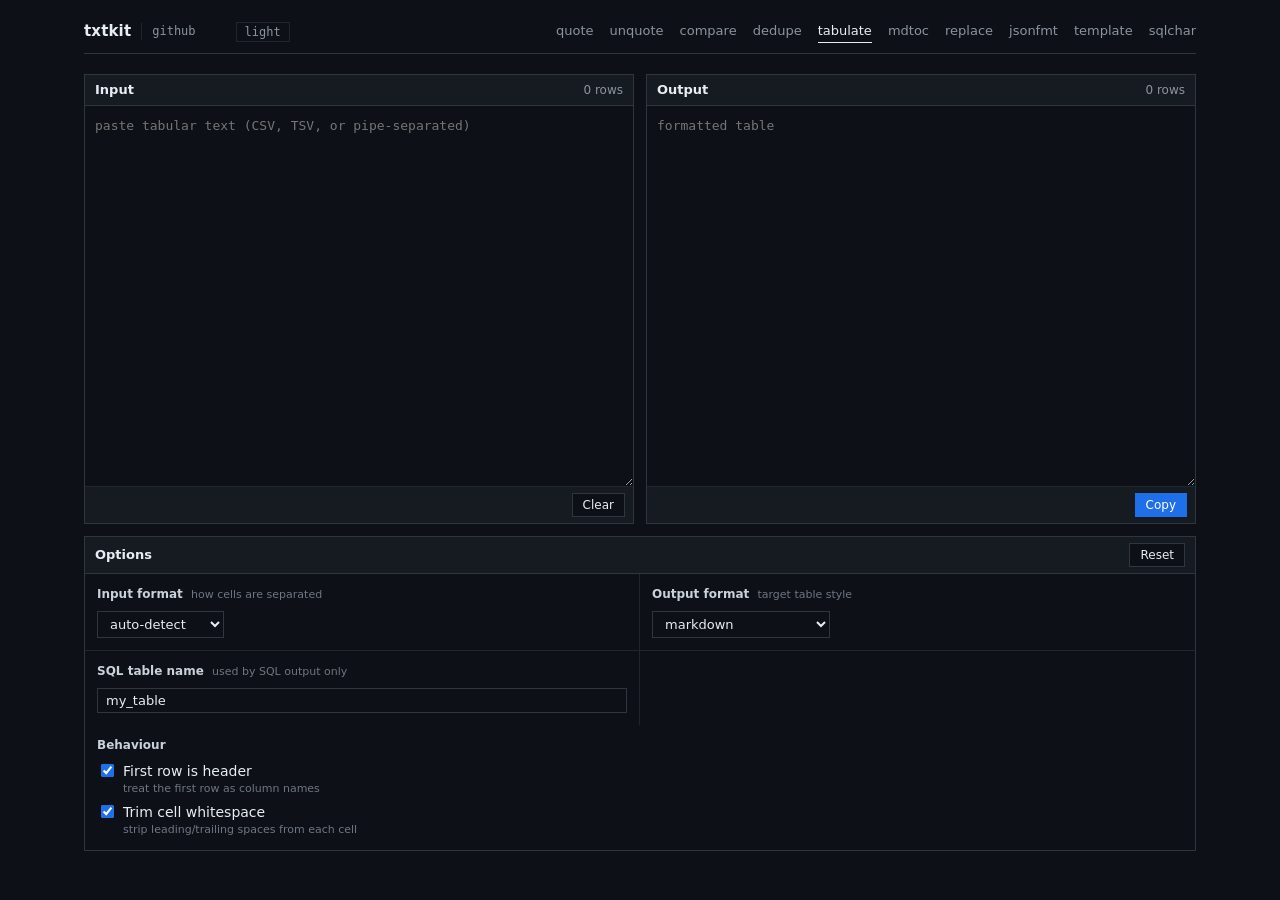
<file: tabulate.html>
<!doctype html>
<html lang="en">
<head>
<meta charset="utf-8" />
<meta name="viewport" content="width=device-width,initial-scale=1" />
<meta http-equiv="Content-Security-Policy" content="default-src 'self'; style-src 'self' 'unsafe-inline'; script-src 'self' 'unsafe-inline'; connect-src 'none'; frame-ancestors 'none'; base-uri 'self'; form-action 'none';">
<title>tabulate &mdash; txtkit</title>
<script>
  try {
    if (localStorage.getItem('txtkit-theme') !== 'light')
      document.documentElement.setAttribute('data-theme','dark');
  } catch(e) {
    document.documentElement.setAttribute('data-theme','dark');
  }
</script>
<link rel="stylesheet" href="style.css">
</head>
<body>
<div class="wrap">

<div id="site-header"></div>

<div class="grid">
  <div class="box">
    <div class="box-head"><span class="label">Input</span><span class="count" id="inCount">0 rows</span></div>
    <textarea id="input" placeholder="paste tabular text (CSV, TSV, or pipe-separated)"></textarea>
    <div class="box-foot"><button id="clearIn">Clear</button></div>
  </div>
  <div class="box">
    <div class="box-head"><span class="label">Output</span><span class="count" id="outCount">0 rows</span></div>
    <textarea id="output" readonly placeholder="formatted table"></textarea>
    <div class="box-foot"><button class="primary" id="copyOut">Copy</button></div>
  </div>
</div>

<div class="options">
  <div class="opt-head"><span>Options</span><button id="resetBtn">Reset</button></div>
  <div class="opt-grid">

    <div class="opt-cell">
      <span class="opt-label">Input format <span class="hint">how cells are separated</span></span>
      <div class="sep-row">
        <select id="inFmt">
          <option value="auto" selected>auto-detect</option>
          <option value="csv">CSV (comma)</option>
          <option value="tsv">TSV (tab)</option>
          <option value="pipe">pipe |</option>
        </select>
      </div>
    </div>

    <div class="opt-cell">
      <span class="opt-label">Output format <span class="hint">target table style</span></span>
      <div class="sep-row">
        <select id="outFmt">
          <option value="markdown" selected>markdown</option>
          <option value="ascii">ASCII (boxed)</option>
          <option value="aligned">aligned (no borders)</option>
          <option value="csv">CSV</option>
          <option value="tsv">TSV</option>
          <option value="python">Python (list of dicts)</option>
          <option value="sql">SQL (INSERT VALUES)</option>
        </select>
      </div>
    </div>

    <div class="opt-cell">
      <span class="opt-label">SQL table name <span class="hint">used by SQL output only</span></span>
      <div class="sep-row">
        <input type="text" id="sqlTable" value="my_table" placeholder="table name">
      </div>
    </div>

    <div class="opt-cell full">
      <span class="opt-label">Behaviour</span>
      <div class="checks">
        <label class="check">
          <input type="checkbox" id="hasHeader" checked>
          <span>First row is header<small>treat the first row as column names</small></span>
        </label>
        <label class="check">
          <input type="checkbox" id="trimCells" checked>
          <span>Trim cell whitespace<small>strip leading/trailing spaces from each cell</small></span>
        </label>
      </div>
    </div>

  </div>
</div>

</div>

<script src="shared_fn.js"></script>
<script>
(function(){
  const $ = id => document.getElementById(id);
  const input = $('input'), output = $('output');
  const inFmt = $('inFmt'), outFmt = $('outFmt');
  const hasHeader = $('hasHeader'), trimCells = $('trimCells');
  const sqlTable = $('sqlTable');
  const inCount = $('inCount'), outCount = $('outCount');

  setupCopyButton($('copyOut'), output);

  // ---------- input parsing ----------

  // Detect the most likely delimiter by scoring tab/comma/pipe presence. -- Tabs win whenever present, otherwise the delimiter with the most consistent count per row wins.
  
  function detectFormat(text) {
    const lines = text.split(/\r?\n/).filter(l => l.length > 0);
    if (lines.length === 0) return 'csv';
    const sample = lines.slice(0, 10);
    if (sample.some(l => l.includes('\t'))) return 'tsv';

    const score = (delim) => {
      const counts = sample.map(l => (l.match(new RegExp(delim === '|' ? '\\|' : delim, 'g')) || []).length);
      const max = Math.max(...counts);
      if (max === 0) return -1;
      // reward consistency: rows that match the modal count
      const consistent = counts.filter(c => c === max).length;
      return consistent * max;
    };
    const csv = score(',');
    const pipe = score('|');
    return pipe > csv ? 'pipe' : 'csv';
  }

  function delimiterFor(fmt) {
    if (fmt === 'tsv')  return '\t';
    if (fmt === 'pipe') return '|';
    return ',';
  }

  // Parse one delimited line into cells.
  // For csv/tsv -- handles "quoted fields",
  function parseLine(line, delim, quoted) {
    if (!quoted) return line.split(delim);
    const cells = [];
    let cur = '';
    let inQuotes = false;
    for (let i = 0; i < line.length; i++) {
      const ch = line[i];
      if (inQuotes) {
        if (ch === '"') {
          if (line[i + 1] === '"') { cur += '"'; i++; }   // escaped quote
          else inQuotes = false;
        } else {
          cur += ch;
        }
      } else if (ch === '"') {
        inQuotes = true;
      } else if (ch === delim) {
        cells.push(cur); cur = '';
      } else {
        cur += ch;
      }
    }
    cells.push(cur);
    return cells;
  }

  function parseRows(text, fmt) {
    if (!text) return [];
    const delim = delimiterFor(fmt);
    const lines = text.split(/\r?\n/);
    // drop trailing empty line if present (common from copy-paste)
    while (lines.length && lines[lines.length - 1] === '') lines.pop();
    const quoted = (fmt === 'csv' || fmt === 'tsv');
    return lines.map(line => {
      let cells = parseLine(line, delim, quoted);
      // for pipe-separated tables that look like markdown (`| a | b |`),
      // strip the leading/trailing empty cells produced by the bookend pipes
      if (fmt === 'pipe') {
        if (cells.length && cells[0].trim() === '') cells.shift();
        if (cells.length && cells[cells.length - 1].trim() === '') cells.pop();
      }
      return cells;
    });
  }

  // strip a markdown separator row like "| --- | --- |" if present as row index 1
  function stripMarkdownSeparator(rows) {
    if (rows.length < 2) return rows;
    const r = rows[1];
    if (r.every(c => /^\s*:?-+:?\s*$/.test(c))) {
      return [rows[0], ...rows.slice(2)];
    }
    return rows;
  }

  // normalise: trim cells, ensure all rows have the same column count
  function normalise(rows, doTrim) {
    if (!rows.length) return rows;
    if (doTrim) rows = rows.map(r => r.map(c => c.trim()));
    const cols = Math.max(...rows.map(r => r.length));
    return rows.map(r => {
      const copy = r.slice();
      while (copy.length < cols) copy.push('');
      return copy;
    });
  }

  // ---------- output formatting ---------

  function colWidths(rows) {
    if (!rows.length) return [];
    const cols = rows[0].length;
    const widths = new Array(cols).fill(0);
    for (const r of rows) {
      for (let i = 0; i < cols; i++) {
        if (r[i].length > widths[i]) widths[i] = r[i].length;
      }
    }
    return widths;
  }

  function pad(str, width) {
    return str + ' '.repeat(Math.max(0, width - str.length));
  }

  function formatMarkdown(rows, hasHeaderRow) {
    if (!rows.length) return '';
    const widths = colWidths(rows);
    const fmtRow = r => '| ' + r.map((c, i) => pad(c, widths[i])).join(' | ') + ' |';
    const sep    = '| ' + widths.map(w => '-'.repeat(Math.max(3, w))).join(' | ') + ' |';
    if (hasHeaderRow) {
      return [fmtRow(rows[0]), sep, ...rows.slice(1).map(fmtRow)].join('\n');
    }
    // synthesise a blank header
    const blank = new Array(rows[0].length).fill('');
    return [fmtRow(blank), sep, ...rows.map(fmtRow)].join('\n');
  }

  function formatAscii(rows, hasHeaderRow) {
    if (!rows.length) return '';
    const widths = colWidths(rows);
    const fmtRow = r => '| ' + r.map((c, i) => pad(c, widths[i])).join(' | ') + ' |';
    const sep    = '+-' + widths.map(w => '-'.repeat(w)).join('-+-') + '-+';
    const lines = [sep];
    if (hasHeaderRow && rows.length) {
      lines.push(fmtRow(rows[0]), sep);
      for (const r of rows.slice(1)) lines.push(fmtRow(r));
    } else {
      for (const r of rows) lines.push(fmtRow(r));
    }
    lines.push(sep);
    return lines.join('\n');
  }

  function formatAligned(rows, hasHeaderRow) {
    if (!rows.length) return '';
    const widths = colWidths(rows);
    const fmtRow = r => r.map((c, i) => pad(c, widths[i])).join('  ').replace(/\s+$/, '');
    if (hasHeaderRow && rows.length) {
      const sep = widths.map(w => '-'.repeat(w)).join('  ');
      return [fmtRow(rows[0]), sep, ...rows.slice(1).map(fmtRow)].join('\n');
    }
    return rows.map(fmtRow).join('\n');
  }

  // ---------- data output formats ----------

  // CSV cell: quote if it contains the delimiter, a quote or a newline
  function csvCell(s, delim) {
    if (s.includes(delim) || s.includes('"') || s.includes('\n')) {
      return '"' + s.replace(/"/g, '""') + '"';
    }
    return s;
  }

  function formatDelimited(rows, delim) {
    return rows.map(r => r.map(c => csvCell(c, delim)).join(delim)).join('\n');
  }

  // Infer whether a cell should be emitted as a bare literal (number / bool /null) or a quoted string. -- Conservative: only unquote unambiguous numbers,true/false, and empty -> null.
  function inferLiteral(s, lang) {
    const t = s.trim();
    if (t === '') return lang === 'sql' ? 'NULL' : 'None';
    if (/^-?\d+$/.test(t)) return t;                       // integer
    if (/^-?\d*\.\d+$/.test(t)) return t;                  // decimal
    if (/^(true|false)$/i.test(t)) {
      const b = t.toLowerCase();
      return lang === 'python' ? (b === 'true' ? 'True' : 'False') : b;
    }
    return null;  //  treat as string
  }

  function pyValue(s) {
    const lit = inferLiteral(s, 'python');
    if (lit !== null) return lit;
    return "'" + s.replace(/\\/g, '\\\\').replace(/'/g, "\\'") + "'";
  }

  function sqlValue(s) {
    const lit = inferLiteral(s, 'sql');
    if (lit !== null) return lit;
    return "'" + s.replace(/'/g, "''") + "'";
  }

  function formatPython(rows, hasHeaderRow) {
    if (!rows.length) return '';
    const cols = hasHeaderRow ? rows[0] : rows[0].map((_, i) => 'col' + (i + 1));
    const dataRows = hasHeaderRow ? rows.slice(1) : rows;
    if (!dataRows.length) return '[]';
    const objs = dataRows.map(r => {
      const pairs = cols.map((c, i) =>
        "'" + c.replace(/'/g, "\\'") + "': " + pyValue(r[i] !== undefined ? r[i] : ''));
      return '    {' + pairs.join(', ') + '}';
    });
    return '[\n' + objs.join(',\n') + '\n]';
  }

  function formatSql(rows, hasHeaderRow, table) {
    if (!rows.length) return '';
    const cols = hasHeaderRow ? rows[0] : rows[0].map((_, i) => 'col' + (i + 1));
    const dataRows = hasHeaderRow ? rows.slice(1) : rows;
    if (!dataRows.length) return '';
    const tbl = (table || 'my_table').trim() || 'my_table';
    const colList = cols.map(c => c.trim()).join(', ');
    const valueRows = dataRows.map(r =>
      '  (' + cols.map((_, i) => sqlValue(r[i] !== undefined ? r[i] : '')).join(', ') + ')'
    );
    return 'INSERT INTO ' + tbl + ' (' + colList + ') VALUES\n' +
           valueRows.join(',\n') + ';';
  }

  // ---------- URL hash state -------
  function syncHash() {
    writeHashParams({
      i:  inFmt.value !== 'auto'     ? inFmt.value  : '',
      o:  outFmt.value !== 'markdown'? outFmt.value : '',
      h:  hasHeader.checked  ? '' : '0',
      t:  trimCells.checked  ? '' : '0',
      st: sqlTable.value !== 'my_table' ? sqlTable.value : '',
    });
  }
  function loadHash() {
    const p = readHashParams();
    if (p.has('i')) inFmt.value  = p.get('i');
    if (p.has('o')) outFmt.value = p.get('o');
    if (p.get('h') === '0') hasHeader.checked = false;
    if (p.get('t') === '0') trimCells.checked = false;
    if (p.has('st')) sqlTable.value = p.get('st');
  }
  const debouncedSync   = makeDebounced(syncHash);
  const debouncedUpdate = makeDebounced(update, 150);

  // ---------- main pipeline ----------
  function update(){
    const text = input.value;
    let fmt = inFmt.value === 'auto' ? detectFormat(text) : inFmt.value;

    let rows = parseRows(text, fmt);
    // if input originally md and the user pasted it back, drop the separator row
    if (fmt === 'pipe') rows = stripMarkdownSeparator(rows);
    rows = normalise(rows, trimCells.checked);

    let result = '';
    if (rows.length) {
      switch (outFmt.value) {
        case 'ascii':   result = formatAscii(rows, hasHeader.checked);   break;
        case 'aligned': result = formatAligned(rows, hasHeader.checked); break;
        case 'csv':     result = formatDelimited(rows, ',');             break;
        case 'tsv':     result = formatDelimited(rows, '\t');            break;
        case 'python':  result = formatPython(rows, hasHeader.checked);  break;
        case 'sql':     result = formatSql(rows, hasHeader.checked, sqlTable.value); break;
        default:        result = formatMarkdown(rows, hasHeader.checked);
      }
    }
    output.value = result;

    inCount.textContent  = rows.length + ' row' + (rows.length === 1 ? '' : 's');
    // data rows = parsed rows minus the header (when present)
    const dataRowCount = hasHeader.checked ? Math.max(0, rows.length - 1) : rows.length;
    outCount.textContent = dataRowCount + ' row' + (dataRowCount === 1 ? '' : 's');
  }

  ['input','change'].forEach(ev => {
    input.addEventListener(ev, () => { debouncedUpdate(); debouncedSync(); });
    [inFmt, outFmt, hasHeader, trimCells, sqlTable].forEach(el =>
      el.addEventListener(ev, () => { update(); debouncedSync(); }));
  });

  $('clearIn').addEventListener('click', () => { input.value = ''; update(); input.focus(); });
  $('resetBtn').addEventListener('click', () => {
    inFmt.value = 'auto'; outFmt.value = 'markdown';
    hasHeader.checked = true; trimCells.checked = true;
    sqlTable.value = 'my_table';
    update();
    syncHash();
  });

  loadHash();
  update();
})();
</script>
</body>
</html>
</file>
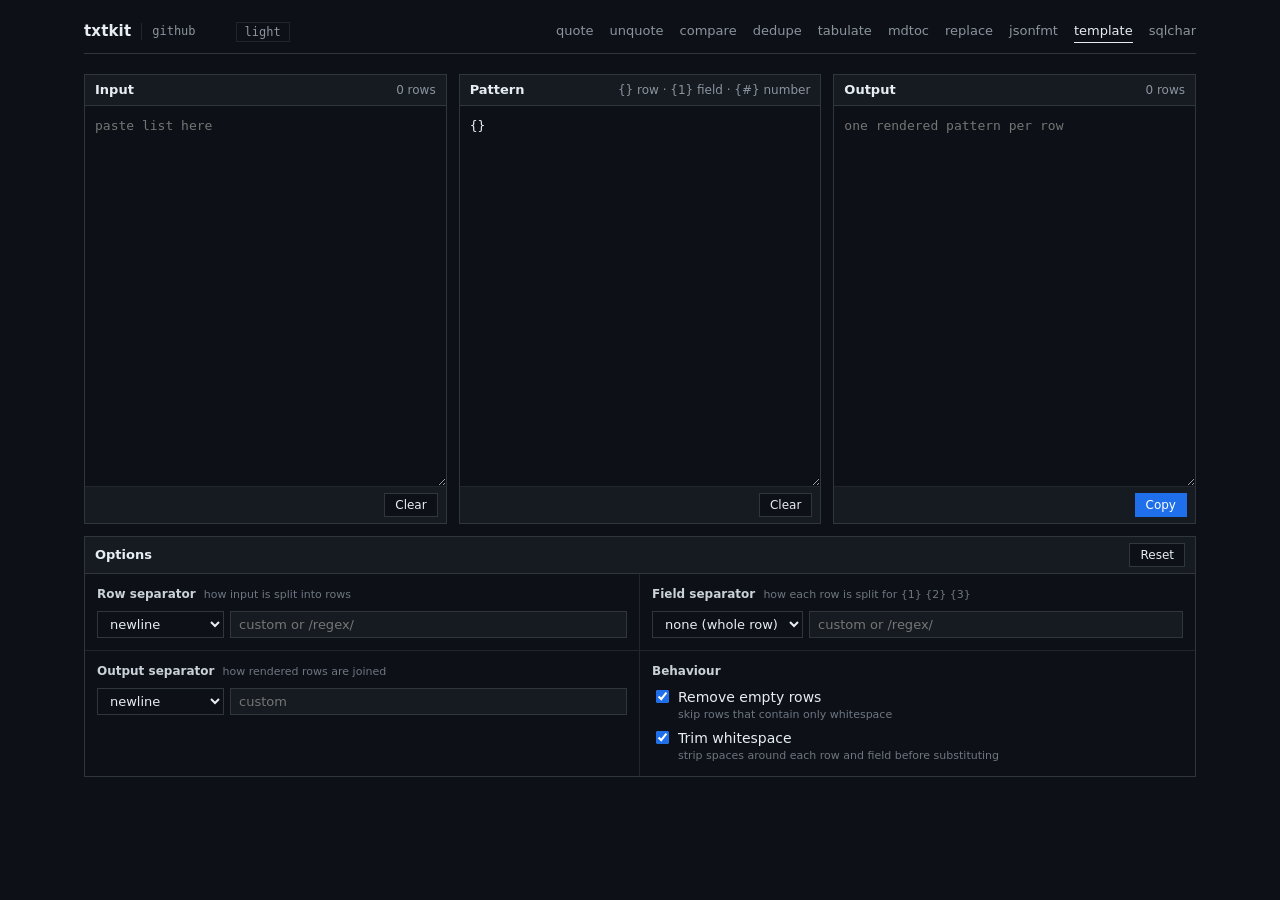
<file: template.html>
<!doctype html>
<html lang="en">
<head>
<meta charset="utf-8" />
<meta name="viewport" content="width=device-width,initial-scale=1" />
<meta http-equiv="Content-Security-Policy" content="default-src 'self'; style-src 'self' 'unsafe-inline'; script-src 'self' 'unsafe-inline'; connect-src 'none'; frame-ancestors 'none'; base-uri 'self'; form-action 'none';">
<title>template &mdash; txtkit</title>
<script>
  try {
    if (localStorage.getItem('txtkit-theme') !== 'light')
      document.documentElement.setAttribute('data-theme','dark');
  } catch(e) {
    document.documentElement.setAttribute('data-theme','dark');
  }
</script>
<link rel="stylesheet" href="style.css">
</head>
<body>
<div class="wrap">

<div id="site-header"></div>

<div class="grid grid-3">
  <div class="box">
    <div class="box-head"><span class="label">Input</span><span class="count" id="inCount">0 rows</span></div>
    <textarea id="input" placeholder="paste list here"></textarea>
    <div class="box-foot"><button id="clearIn">Clear</button></div>
  </div>
  <div class="box">
    <div class="box-head"><span class="label">Pattern</span><span class="count">{} row &middot; {1} field &middot; {#} number</span></div>
    <textarea id="pattern" placeholder="DROP TABLE IF EXISTS raw.{};"></textarea>
    <div class="box-foot"><button id="clearPat">Clear</button></div>
  </div>
  <div class="box">
    <div class="box-head"><span class="label">Output</span><span class="count" id="outCount">0 rows</span></div>
    <textarea id="output" readonly placeholder="one rendered pattern per row"></textarea>
    <div class="box-foot"><button class="primary" id="copyOut">Copy</button></div>
  </div>
</div>

<div class="options">
  <div class="opt-head"><span>Options</span><button id="resetBtn">Reset</button></div>
  <div class="opt-grid">

    <div class="opt-cell">
      <span class="opt-label">Row separator <span class="hint">how input is split into rows</span></span>
      <div class="sep-row">
        <select id="rowSepKind">
          <option value="newline" selected>newline</option>
          <option value="comma">comma</option>
          <option value="comma-space">, (with space)</option>
          <option value="semicolon">semicolon</option>
          <option value="space">whitespace</option>
          <option value="tab">tab</option>
          <option value="pipe">pipe |</option>
          <option value="custom">custom</option>
          <option value="regex" title="complex patterns may freeze the tab">regex</option>
        </select>
        <input type="text" id="rowSepCustom" placeholder="custom or /regex/" disabled>
      </div>
    </div>

    <div class="opt-cell">
      <span class="opt-label">Field separator <span class="hint">how each row is split for {1} {2} {3}</span></span>
      <div class="sep-row">
        <select id="fldSepKind">
          <option value="none" selected>none (whole row)</option>
          <option value="tab">tab</option>
          <option value="comma">comma</option>
          <option value="comma-space">, (with space)</option>
          <option value="semicolon">semicolon</option>
          <option value="space">whitespace</option>
          <option value="pipe">pipe |</option>
          <option value="custom">custom</option>
          <option value="regex" title="complex patterns may freeze the tab">regex</option>
        </select>
        <input type="text" id="fldSepCustom" placeholder="custom or /regex/" disabled>
      </div>
    </div>

    <div class="opt-cell">
      <span class="opt-label">Output separator <span class="hint">how rendered rows are joined</span></span>
      <div class="sep-row">
        <select id="outSepKind">
          <option value="newline" selected>newline</option>
          <option value="comma">comma</option>
          <option value="comma-space">, (with space)</option>
          <option value="comma-newline">, (new line)</option>
          <option value="semicolon">semicolon</option>
          <option value="space">space</option>
          <option value="tab">tab</option>
          <option value="pipe">pipe |</option>
          <option value="custom">custom</option>
        </select>
        <input type="text" id="outSepCustom" placeholder="custom" disabled>
      </div>
    </div>

    <div class="opt-cell">
      <span class="opt-label">Behaviour</span>
      <div class="checks">
        <label class="check">
          <input type="checkbox" id="skipEmpty" checked>
          <span>Remove empty rows<small>skip rows that contain only whitespace</small></span>
        </label>
        <label class="check">
          <input type="checkbox" id="trimItems" checked>
          <span>Trim whitespace<small>strip spaces around each row and field before substituting</small></span>
        </label>
      </div>
    </div>

  </div>
</div>

</div>

<script src="shared_fn.js"></script>
<script>
(function(){
  const $ = id => document.getElementById(id);
  const input = $('input'), pattern = $('pattern'), output = $('output');
  const rowSepKind = $('rowSepKind'), rowSepCustom = $('rowSepCustom');
  const fldSepKind = $('fldSepKind'), fldSepCustom = $('fldSepCustom');
  const outSepKind = $('outSepKind'), outSepCustom = $('outSepCustom');
  const skipEmpty = $('skipEmpty'), trimItems = $('trimItems');
  const inCount = $('inCount'), outCount = $('outCount');

  const DEFAULT_PATTERN = '{}';

  // {} whole row, {N} nth field, {#} row number; the doubled form emits a literal {}
  const PLACEHOLDER = /\{\{(\d*|#)\}\}|\{(\d*|#)\}/g;

  setupCopyButton($('copyOut'), output);

  // ---- URL hash state config ----
  function syncHash() {
    writeHashParams({
      p:  pattern.value !== DEFAULT_PATTERN ? pattern.value : '',
      rs: rowSepKind.value !== 'newline' ? rowSepKind.value : '',
      rc: rowSepCustom.value || '',
      fs: fldSepKind.value !== 'none'    ? fldSepKind.value : '',
      fc: fldSepCustom.value || '',
      os: outSepKind.value !== 'newline' ? outSepKind.value : '',
      oc: outSepCustom.value || '',
      se: skipEmpty.checked ? '' : '0',
      t:  trimItems.checked ? '' : '0',
    });
  }
  function loadHash() {
    const p = readHashParams();
    if (p.has('p'))  pattern.value = p.get('p');
    if (p.has('rs')) rowSepKind.value = p.get('rs');
    if (p.has('rc')) rowSepCustom.value = p.get('rc');
    if (p.has('fs')) fldSepKind.value = p.get('fs');
    if (p.has('fc')) fldSepCustom.value = p.get('fc');
    if (p.has('os')) outSepKind.value = p.get('os');
    if (p.has('oc')) outSepCustom.value = p.get('oc');
    if (p.get('se') === '0') skipEmpty.checked = false;
    if (p.get('t')  === '0') trimItems.checked = false;
    syncDisabled();
  }
  function syncDisabled() {
    syncSeparatorDisabled(rowSepKind, rowSepCustom, true);
    syncSeparatorDisabled(fldSepKind, fldSepCustom, true);
    syncSeparatorDisabled(outSepKind, outSepCustom, false);
  }
  const debouncedSync   = makeDebounced(syncHash);
  const debouncedUpdate = makeDebounced(update, 150);

  function splitFields(row) {
    if (fldSepKind.value === 'none') return [row];
    return row.split(getSplitter(fldSepKind.value, fldSepCustom.value));
  }

  function render(pat, row, fields, num) {
    return pat.replace(PLACEHOLDER, (m, escaped, key) => {
      if (escaped !== undefined) return '{' + escaped + '}';
      if (key === '#') return String(num);
      if (key === '')  return row;
      const i = parseInt(key, 10);
      return (i >= 1 && i <= fields.length) ? fields[i - 1] : '';
    });
  }

  function update(){
    let rows = splitItems(input.value, rowSepKind.value, rowSepCustom.value);
    const rawCount = input.value.length ? rows.length : 0;

    rows = processList(rows, { trim: trimItems.checked, skipEmpty: skipEmpty.checked });

    const pat = pattern.value;
    const rendered = pat ? rows.map((row, i) => {
      let fields = splitFields(row);
      if (trimItems.checked) fields = fields.map(s => s.trim());
      return render(pat, row, fields, i + 1);
    }) : [];

    output.value = joinItems(rendered, outSepKind.value, outSepCustom.value);
    inCount.textContent  = pluralLabel(rawCount, 'row');
    outCount.textContent = pluralLabel(rendered.length, 'row');
  }

  ['input','change'].forEach(ev => {
    [input, pattern].forEach(el => el.addEventListener(ev, () => { debouncedUpdate(); debouncedSync(); }));
    [rowSepCustom, fldSepCustom, outSepCustom].forEach(el => el.addEventListener(ev, () => { update(); debouncedSync(); }));
    [skipEmpty, trimItems, rowSepKind, fldSepKind, outSepKind].forEach(el => el.addEventListener(ev, () => {
      syncDisabled();
      update();
      debouncedSync();
    }));
  });

  $('clearIn').addEventListener('click', () => { input.value = ''; update(); input.focus(); });
  $('clearPat').addEventListener('click', () => { pattern.value = ''; update(); syncHash(); pattern.focus(); });
  $('resetBtn').addEventListener('click', () => {
    pattern.value = DEFAULT_PATTERN;
    rowSepKind.value = 'newline'; fldSepKind.value = 'none'; outSepKind.value = 'newline';
    rowSepCustom.value = ''; fldSepCustom.value = ''; outSepCustom.value = '';
    skipEmpty.checked = true; trimItems.checked = true;
    syncDisabled();
    update();
    syncHash();
  });

  pattern.value = DEFAULT_PATTERN;
  loadHash();
  update();
})();
</script>
</body>
</html>
</file>
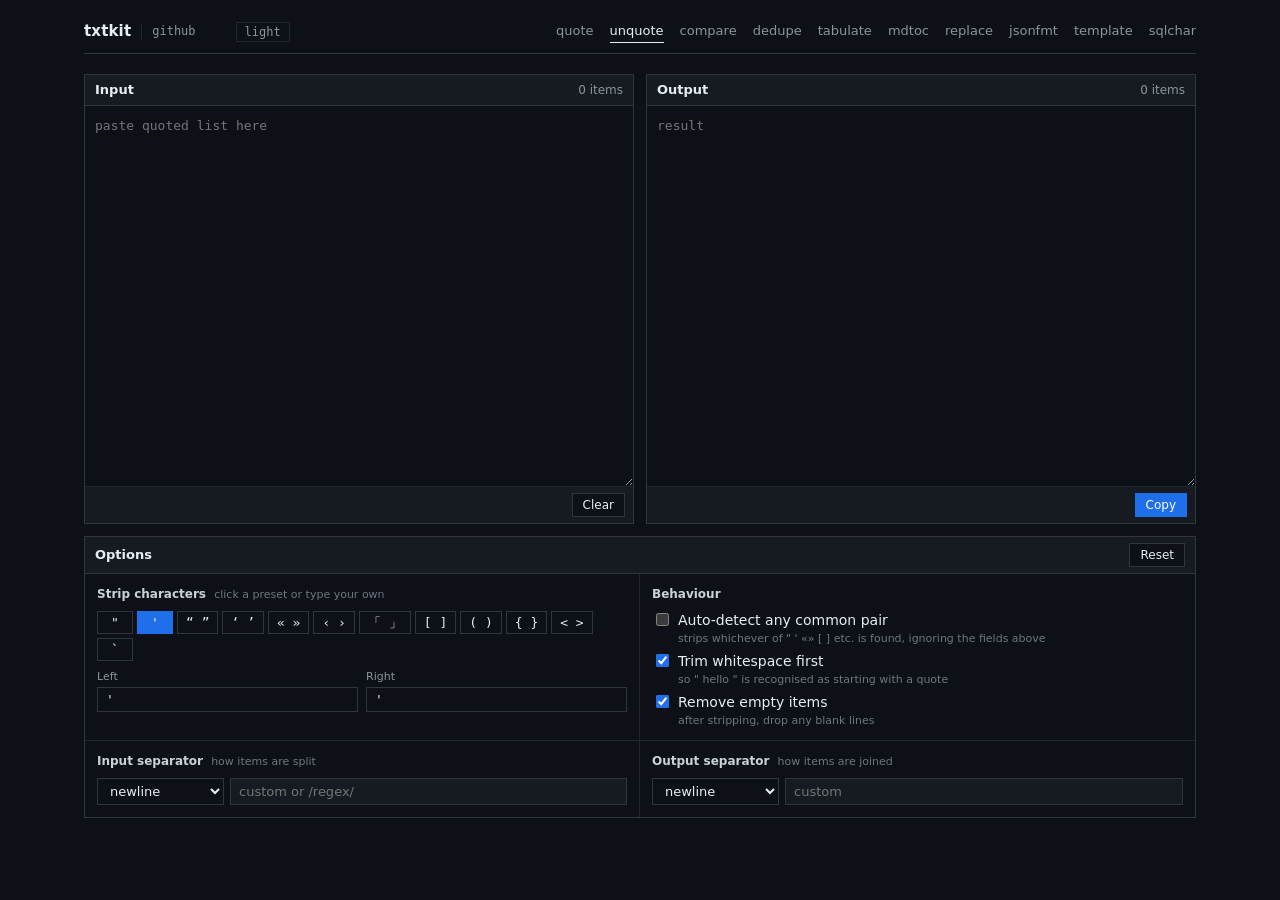
<file: unquote.html>
<!doctype html>
<html lang="en">
<head>
<meta charset="utf-8" />
<meta name="viewport" content="width=device-width,initial-scale=1" />
<meta http-equiv="Content-Security-Policy" content="default-src 'self'; style-src 'self' 'unsafe-inline'; script-src 'self' 'unsafe-inline'; connect-src 'none'; frame-ancestors 'none'; base-uri 'self'; form-action 'none';">
<title>unquote &mdash; txtkit</title>
<script>
  try {
    if (localStorage.getItem('txtkit-theme') !== 'light')
      document.documentElement.setAttribute('data-theme','dark');
  } catch(e) {
    document.documentElement.setAttribute('data-theme','dark');
  }
</script>
<link rel="stylesheet" href="style.css">
</head>
<body>
<div class="wrap">

<div id="site-header"></div>

<div class="grid">
  <div class="box">
    <div class="box-head"><span class="label">Input</span><span class="count" id="inCount">0 items</span></div>
    <textarea id="input" placeholder="paste quoted list here"></textarea>
    <div class="box-foot"><button id="clearIn">Clear</button></div>
  </div>
  <div class="box">
    <div class="box-head"><span class="label">Output</span><span class="count" id="outCount">0 items</span></div>
    <textarea id="output" readonly placeholder="result"></textarea>
    <div class="box-foot"><button class="primary" id="copyOut">Copy</button></div>
  </div>
</div>

<div class="options">
  <div class="opt-head"><span>Options</span><button id="resetBtn">Reset</button></div>
  <div class="opt-grid">

    <div class="opt-cell">
      <span class="opt-label">Strip characters <span class="hint">click a preset or type your own</span></span>
      <div class="qpresets" id="qpresets"></div>
      <div class="qrow">
        <div><div class="lab">Left</div><input type="text" id="lq" value="'" maxlength="6"></div>
        <div><div class="lab">Right</div><input type="text" id="rq" value="'" maxlength="6"></div>
      </div>
    </div>

    <div class="opt-cell">
      <span class="opt-label">Behaviour</span>
      <div class="checks">
        <label class="check">
          <input type="checkbox" id="autoDetect">
          <span>Auto-detect any common pair<small>strips whichever of " ' &laquo;&raquo; [ ] etc. is found, ignoring the fields above</small></span>
        </label>
        <label class="check">
          <input type="checkbox" id="trimFirst" checked>
          <span>Trim whitespace first<small>so " hello " is recognised as starting with a quote</small></span>
        </label>
        <label class="check">
          <input type="checkbox" id="skipEmpty" checked>
          <span>Remove empty items<small>after stripping, drop any blank lines</small></span>
        </label>
      </div>
    </div>

    <div class="opt-cell">
      <span class="opt-label">Input separator <span class="hint">how items are split</span></span>
      <div class="sep-row">
        <select id="inSepKind">
          <option value="newline" selected>newline</option>
          <option value="comma">comma</option>
          <option value="comma-space">, (with space)</option>
          <option value="semicolon">semicolon</option>
          <option value="space">whitespace</option>
          <option value="tab">tab</option>
          <option value="pipe">pipe |</option>
          <option value="custom">custom</option>
          <option value="regex" title="complex patterns may freeze the tab">regex</option>
        </select>
        <input type="text" id="inSepCustom" placeholder="custom or /regex/" disabled>
      </div>
    </div>

    <div class="opt-cell">
      <span class="opt-label">Output separator <span class="hint">how items are joined</span></span>
      <div class="sep-row">
        <select id="outSepKind">
          <option value="newline" selected>newline</option>
          <option value="comma">comma</option>
          <option value="comma-space">, (with space)</option>
          <option value="comma-newline">, (new line)</option>
          <option value="semicolon">semicolon</option>
          <option value="space">space</option>
          <option value="tab">tab</option>
          <option value="pipe">pipe |</option>
          <option value="custom">custom</option>
        </select>
        <input type="text" id="outSepCustom" placeholder="custom" disabled>
      </div>
    </div>

  </div>
</div>

</div>

<script src="shared_fn.js"></script>
<script>
(function(){
  const $ = id => document.getElementById(id);
  const input = $('input'), output = $('output');
  const lq = $('lq'), rq = $('rq');
  const autoDetect = $('autoDetect'), trimFirst = $('trimFirst'), skipEmpty = $('skipEmpty');
  const inSepKind = $('inSepKind'), inSepCustom = $('inSepCustom');
  const outSepKind = $('outSepKind'), outSepCustom = $('outSepCustom');
  const inCount = $('inCount'), outCount = $('outCount');
  const qpresets = $('qpresets');

  buildQuotePresets(qpresets, lq, rq, () => { update(); syncHash(); });
  setupCopyButton($('copyOut'), output);

  // ---- URL hash state config ----
  function syncHash() {
    writeHashParams({
      l:  lq.value !== "'" ? lq.value : '',
      r:  rq.value !== "'" ? rq.value : '',
      is: inSepKind.value !== 'newline' ? inSepKind.value  : '',
      ic: inSepCustom.value || '',
      os: outSepKind.value !== 'newline' ? outSepKind.value : '',
      oc: outSepCustom.value || '',
      a:  autoDetect.checked ? '1' : '',
      tf: trimFirst.checked  ? '' : '0',
      se: skipEmpty.checked  ? '' : '0',
    });
  }
  function loadHash() {
    const p = readHashParams();
    if (p.has('l'))  lq.value = p.get('l');
    if (p.has('r'))  rq.value = p.get('r');
    if (p.has('is')) inSepKind.value = p.get('is');
    if (p.has('ic')) inSepCustom.value = p.get('ic');
    if (p.has('os')) outSepKind.value = p.get('os');
    if (p.has('oc')) outSepCustom.value = p.get('oc');
    if (p.get('a')  === '1') autoDetect.checked = true;
    if (p.get('tf') === '0') trimFirst.checked  = false;
    if (p.get('se') === '0') skipEmpty.checked  = false;
    syncSeparatorDisabled(inSepKind, inSepCustom, true);
    syncSeparatorDisabled(outSepKind, outSepCustom, false);
  }
  const debouncedSync   = makeDebounced(syncHash);
  const debouncedUpdate = makeDebounced(update, 150);

  function stripPair(s, L, R){
    if (!L || !R) return s;
    if (s.startsWith(L) && s.endsWith(R) && s.length >= L.length + R.length) {
      return s.slice(L.length, s.length - R.length);
    }
    return s;
  }
  function autoStrip(s){
    for (const [L, R] of QUOTE_PRESETS) {
      if (s.startsWith(L) && s.endsWith(R) && s.length >= L.length + R.length) {
        return s.slice(L.length, s.length - R.length);
      }
    }
    return s;
  }

  function setManualDisabled(disabled){
    lq.disabled = disabled; rq.disabled = disabled;
    Array.from(qpresets.children).forEach(c => c.disabled = disabled);
  }

  function update(){
    let items = splitItems(input.value, inSepKind.value, inSepCustom.value);
    const rawCount = items.length;

    if (trimFirst.checked) items = items.map(s => s.trim());

    const auto = autoDetect.checked;
    const L = lq.value, R = rq.value;
    items = items.map(s => auto ? autoStrip(s) : stripPair(s, L, R));

    if (skipEmpty.checked) items = items.filter(s => s.length > 0);

    output.value = joinItems(items, outSepKind.value, outSepCustom.value);
    inCount.textContent = pluralLabel(input.value.length ? rawCount : 0);
    outCount.textContent = pluralLabel(items.length);
    highlightActivePreset(qpresets, L, R);
    setManualDisabled(auto);
  }

  ['input','change'].forEach(ev => {
    input.addEventListener(ev, () => { debouncedUpdate(); debouncedSync(); });
    [lq, rq, inSepCustom, outSepCustom].forEach(el => el.addEventListener(ev, () => { update(); debouncedSync(); }));
    [autoDetect, trimFirst, skipEmpty, inSepKind, outSepKind].forEach(el => el.addEventListener(ev, () => {
      syncSeparatorDisabled(inSepKind, inSepCustom, true);
      syncSeparatorDisabled(outSepKind, outSepCustom, false);
      update();
      debouncedSync();
    }));
  });

  $('clearIn').addEventListener('click', () => { input.value = ''; update(); input.focus(); });
  $('resetBtn').addEventListener('click', () => {
    lq.value = "'"; rq.value = "'";
    autoDetect.checked = false; trimFirst.checked = true; skipEmpty.checked = true;
    inSepKind.value = 'newline'; outSepKind.value = 'newline';
    inSepCustom.value = ''; outSepCustom.value = '';
    inSepCustom.disabled = true; outSepCustom.disabled = true;
    update();
    syncHash();
  });

  loadHash();
  update();
})();
</script>
</body>
</html>
</file>
<file: style.css>
/* ---------- LIGHT  -------- */
:root {
  color-scheme: light;

  --bg:           #fff;
  --surface:      #f0f0f0;   /* box head,opt head */
  --surface-2:    #fafafa;   /* box-foot */
  --hover:        #eee;      /* button hover */

  --border:       #999;
  --border-2:     #ccc;
  --border-3:     #ddd;
  --border-input: #aaa;
  --border-btn:   #888;

  --text:         #111;
  --text-2:       #555;
  --text-3:       #666;
  --text-4:       #777;
  --text-5:       #888;

  --accent:       #222;
  --accent-fg:    #fff;
  --accent-hover: #444;

  --ok:           #2a7a2a;
  --ok-fg:        #fff;

  --disabled-bg:  #f0f0f0;
  --disabled-fg:  #999;

  --focus:        #444;

  --mark:         #cce5ff;   /* sqlchar output highlight */
}

/* ---------- DARK --------------------- */
html[data-theme="dark"] {
  color-scheme: dark;

  --bg:           #0d1117;   
  --surface:      #161b22;   
  --surface-2:    #161b22;   
  --hover:        #21262d;   

  --border:       #30363d;   
  --border-2:     #21262d;   
  --border-3:     #21262d;   
  --border-input: #30363d;
  --border-btn:   #30363d;

  --text:         #e6edf3;   
  --text-2:       #c9d1d9;
  --text-3:       #8b949e;   
  --text-4:       #6e7681;
  --text-5:       #6e7681;

  --accent:       #1f6feb;   
  --accent-fg:    #ffffff;
  --accent-hover: #388bfd;

  --ok:           #238636;   
  --ok-fg:        #ffffff;

  --disabled-bg:  #161b22;
  --disabled-fg:  #6e7681;

  --focus:        #1f6feb;

  --mark:         rgba(121, 192, 255, .30);
}

/* ------------------------------- */

* { box-sizing: border-box; }
html, body { margin: 0; padding: 0; background: var(--bg); color: var(--text); }
body {
  font-family: system-ui, -apple-system, Segoe UI, Roboto, sans-serif;
  font-size: 14px;
  line-height: 1.4;
}
.wrap { max-width: min(90%, 1400px); margin: 0 auto; padding: 20px; }

/* header / nav */
.site-head {
  display: flex; align-items: center; justify-content: space-between;
  border-bottom: 1px solid var(--border);
  margin-bottom: 20px;
  padding-bottom: 10px;
  flex-wrap: wrap;
  gap: 10px;
}
.brand {
  font-weight: 600; text-decoration: none; color: var(--text); font-size: 15px;
  letter-spacing: .01em;
}
.brand:hover { color: var(--text-3); }
.site-nav { display: flex; gap: 16px; flex-wrap: wrap; }
.site-nav a {
  text-decoration: none; color: var(--text-3); font-size: 13px;
  padding: 2px 0; border-bottom: 1px solid transparent;
}
.site-nav a:hover { color: var(--text); }
.site-nav a.active { color: var(--text); border-bottom-color: var(--text); }

.site-brand { display: flex; align-items: center; }
.site-brand .repo {
  font-family: ui-monospace, Menlo, Consolas, monospace;
  font-size: 12px;
  color: var(--text-3);
  text-decoration: none;
  margin-left: 10px;
  padding-left: 10px;
  border-left: 1px solid var(--border-2);
}
.site-brand .repo:hover { color: var(--text); }

.site-brand .theme-toggle {
  font-family: ui-monospace, Menlo, Consolas, monospace;
  font-size: 12px;
  color: var(--text-3);
  background: transparent;
  border: 1px solid var(--border-2);
  padding: 2px 8px;
  margin-left: 40px;
  cursor: pointer;
}
.site-brand .theme-toggle:hover {
  color: var(--text);
  border-color: var(--border);
}

.intro { color: var(--text-2); font-size: 13px; margin: 0 0 16px; }

/* generic boxes / grids */
.grid {
  display: grid;
  grid-template-columns: repeat(2, 1fr);
  gap: 12px;
  margin-bottom: 12px;
}
.grid-3 { grid-template-columns: repeat(3, 1fr); }

.box {
  border: 1px solid var(--border);
  background: var(--bg);
  display: flex; flex-direction: column;
  min-height: 450px;
}
.box.box-sm { min-height: 300px; }
.box.box-sm textarea { min-height: 80px; }
.box.preview-box{min-height:0;margin-bottom:12px;}
.box.preview-box textarea{min-height:clamp(120px,30vh,320px);}
.box-head {
  display: flex; align-items: center; justify-content: space-between;
  padding: 6px 10px;
  border-bottom: 1px solid var(--border);
  background: var(--surface);
  font-size: 13px;
}
.box-head .label { font-weight: 600; }
.box-head .count { color: var(--text-3); font-size: 12px; }
textarea {
  flex: 1; width: 100%;
  border: 0; outline: 0; resize: vertical;
  padding: 10px;
  background: var(--bg); color: var(--text);
  font-family: ui-monospace, Menlo, Consolas, monospace;
  font-size: 13px; line-height: 1.5;
  min-height: clamp(100px, 25vh, 200px);
}
textarea:focus { outline: 1px solid var(--focus); outline-offset: -1px; }
.box-foot {
  display: flex; justify-content: flex-end; gap: 6px;
  padding: 6px 8px;
  border-top: 1px solid var(--border-2);
  background: var(--surface-2);
}

button {
  font-family: inherit; font-size: 12px;
  padding: 4px 10px;
  border: 1px solid var(--border-btn);
  background: var(--bg); color: var(--text);
  cursor: pointer;
}
button:hover { background: var(--hover); }
button.primary {
  background: var(--accent); color: var(--accent-fg); border-color: var(--accent);
}
button.primary:hover {
  background: var(--accent-hover); border-color: var(--accent-hover);
}
button.flash {
  background: var(--ok); color: var(--ok-fg); border-color: var(--ok);
}

/* options panel */
.options { border: 1px solid var(--border); margin-bottom: 12px; }
.opt-head {
  padding: 6px 10px; border-bottom: 1px solid var(--border);
  background: var(--surface);
  font-size: 13px; font-weight: 600;
  display: flex; justify-content: space-between; align-items: center;
}
.opt-head .dict-status{
  font-weight:400;font-size:12px;color:var(--text-3);
}
.opt-grid { display: grid; grid-template-columns: repeat(2, 1fr); gap: 0; }
.opt-cell {
  padding: 12px;
  border-right: 1px solid var(--border-3);
  border-bottom: 1px solid var(--border-3);
}
.opt-cell:nth-child(2n)        { border-right: 0; }
.opt-cell:nth-last-child(-n+2) { border-bottom: 0; }
.opt-cell.full                 { grid-column: 1/-1; border-right: 0; }

.opt-label {
  font-size: 12px; font-weight: 600; color: var(--text-2);
  margin-bottom: 8px; display: block;
}
.opt-label .hint { font-weight: 400; color: var(--text-4); font-size: 11px; margin-left: 4px; }

input[type=text], input[type=number], select {
  font-family: inherit; font-size: 13px;
  padding: 4px 8px;
  border: 1px solid var(--border-input);
  background: var(--bg); color: var(--text);
  outline: 0;
}
input[type=text]:focus,
input[type=number]:focus,
select:focus { border-color: var(--focus); }

/* quote chips */
.qpresets { display: flex; flex-wrap: wrap; gap: 4px; margin-bottom: 8px; }
.qchip {
  font-family: ui-monospace, Menlo, Consolas, monospace;
  font-size: 13px; line-height: 1;
  padding: 4px 8px;
  border: 1px solid var(--border-input);
  background: var(--bg); color: var(--text);
  cursor: pointer;
  min-width: 36px; text-align: center;
}
.qchip:hover { background: var(--hover); }
.qchip.active {
  background: var(--accent); color: var(--accent-fg); border-color: var(--accent);
}
.qchip:disabled { opacity: .4; cursor: not-allowed; }
/* replace tool — subset picker (active chips above, filter + checkbox list below) */
.subset-active{
  display:flex;flex-wrap:wrap;gap:6px;
  min-height:24px;
  margin-bottom:10px;
}
.active-chip{
  display:inline-flex;align-items:center;gap:4px;
  padding:2px 4px 2px 8px;
  border:1px solid var(--border-input);
  background:var(--surface);
  font-family:ui-monospace,Menlo,Consolas,monospace;
  font-size:12px;
}
.active-chip-label{color:var(--text);}
.active-chip-x{
  border:0;background:transparent;
  color:var(--text-3);
  font-family:inherit;font-size:14px;line-height:1;
  padding:0 4px;cursor:pointer;
}
.active-chip-x:hover{color:var(--text);background:transparent;}

.subset-search{
  display:flex;align-items:center;gap:10px;
  margin-bottom:8px;
}
.subset-search input{flex:1;min-width:0;}
.subset-stats{
  font-size:11px;color:var(--text-4);
  white-space:nowrap;
}

.subset-list{
  max-height:280px;overflow-y:auto;
  border:1px solid var(--border-3);
  background:var(--bg);
}
.subset-row{
  display:flex;align-items:center;gap:8px;
  padding:4px 8px;
  font-family:ui-monospace,Menlo,Consolas,monospace;
  font-size:13px;
  cursor:pointer;
  border-bottom:1px solid var(--border-3);
}
.subset-row:last-child{border-bottom:0;}
.subset-row:hover{background:var(--hover);}
.subset-row input{margin:0;}
.subset-row-label{flex:1;color:var(--text);}

.subset-row-all{
  border-bottom:1px solid var(--border);  /* heavier than regular row separator */
  background:var(--surface);              /* faint tint */
}
.subset-row-all .subset-row-label{
  font-style:italic;                      /* signal: synthetic, not a real subset name */
}

.qrow { display: flex; gap: 8px; }
.qrow > div { flex: 1; }
.qrow .lab { font-size: 11px; color: var(--text-3); margin-bottom: 3px; }
.qrow input { width: 100%; font-family: ui-monospace, Menlo, Consolas, monospace; }
.qrow input:disabled { background: var(--disabled-bg); color: var(--disabled-fg); }

/* separator row */
.sep-row { display: flex; gap: 6px; }
.sep-row select { flex: 0 0 auto; }
.sep-row input  { flex: 1; }
.sep-row input:disabled { background: var(--disabled-bg); color: var(--disabled-fg); }

/* checkboxes */
.checks { display: flex; flex-direction: column; gap: 6px; }
.check { display: flex; align-items: flex-start; gap: 6px; cursor: pointer; }
.check input { margin-top: 2px; accent-color: var(--accent); }
.check small { display: block; color: var(--text-4); font-size: 11px; }

/* sqlchar: highlight layer behind the output textarea.
   Built with text nodes only; user text is never parsed as HTML. */
.hl-wrap { position: relative; flex: 1; display: flex; min-height: 0; }
.hl-wrap textarea { position: relative; z-index: 1; background: transparent; }
.hl-back {
  position: absolute; top: 0; left: 0;
  overflow: hidden; pointer-events: none;
  padding: 10px;
  font-family: ui-monospace, Menlo, Consolas, monospace;
  font-size: 13px; line-height: 1.5;
  white-space: pre-wrap; overflow-wrap: break-word;
  color: transparent;
}
.hl-back mark { background: var(--mark); color: transparent; }
.dialect-note { display: block; color: var(--text-4); font-size: 11px; margin-top: 6px; }
.check-row { display: flex; align-items: flex-start; gap: 8px; }
.check-row select { font-size: 12px; padding: 1px 4px; }
.check-row input[type=text] { flex: 1; min-width: 0; font-family: ui-monospace, Menlo, Consolas, monospace; }
.also-label { font-size: 13px; padding-top: 4px; white-space: nowrap; }

/* index landing */
.tool-list {
  display: grid;
  grid-template-columns: repeat(auto-fit, minmax(240px, 1fr));
  gap: 10px;
}
.tool-card {
  display: block;
  border: 1px solid var(--border);
  padding: 14px;
  text-decoration: none;
  color: var(--text);
  background: var(--bg);
}
.tool-card:hover { background: var(--surface-2); border-color: var(--text-2); }
.tool-card .t { font-weight: 600; margin-bottom: 4px; }
.tool-card .d { color: var(--text-3); font-size: 13px; }

/* footer note */
.foot-note {
  margin-top: 24px;
  color: var(--text-3);
  font-size: 13px;
  text-align: center;
}

@media (max-width: 760px) {
  .grid, .grid-3 { grid-template-columns: 1fr; }
  .opt-grid      { grid-template-columns: 1fr; }
  .opt-cell      { border-right: 0 !important; border-bottom: 1px solid var(--border-3) !important; }
  .opt-cell:last-child { border-bottom: 0 !important; }
}
</file>
